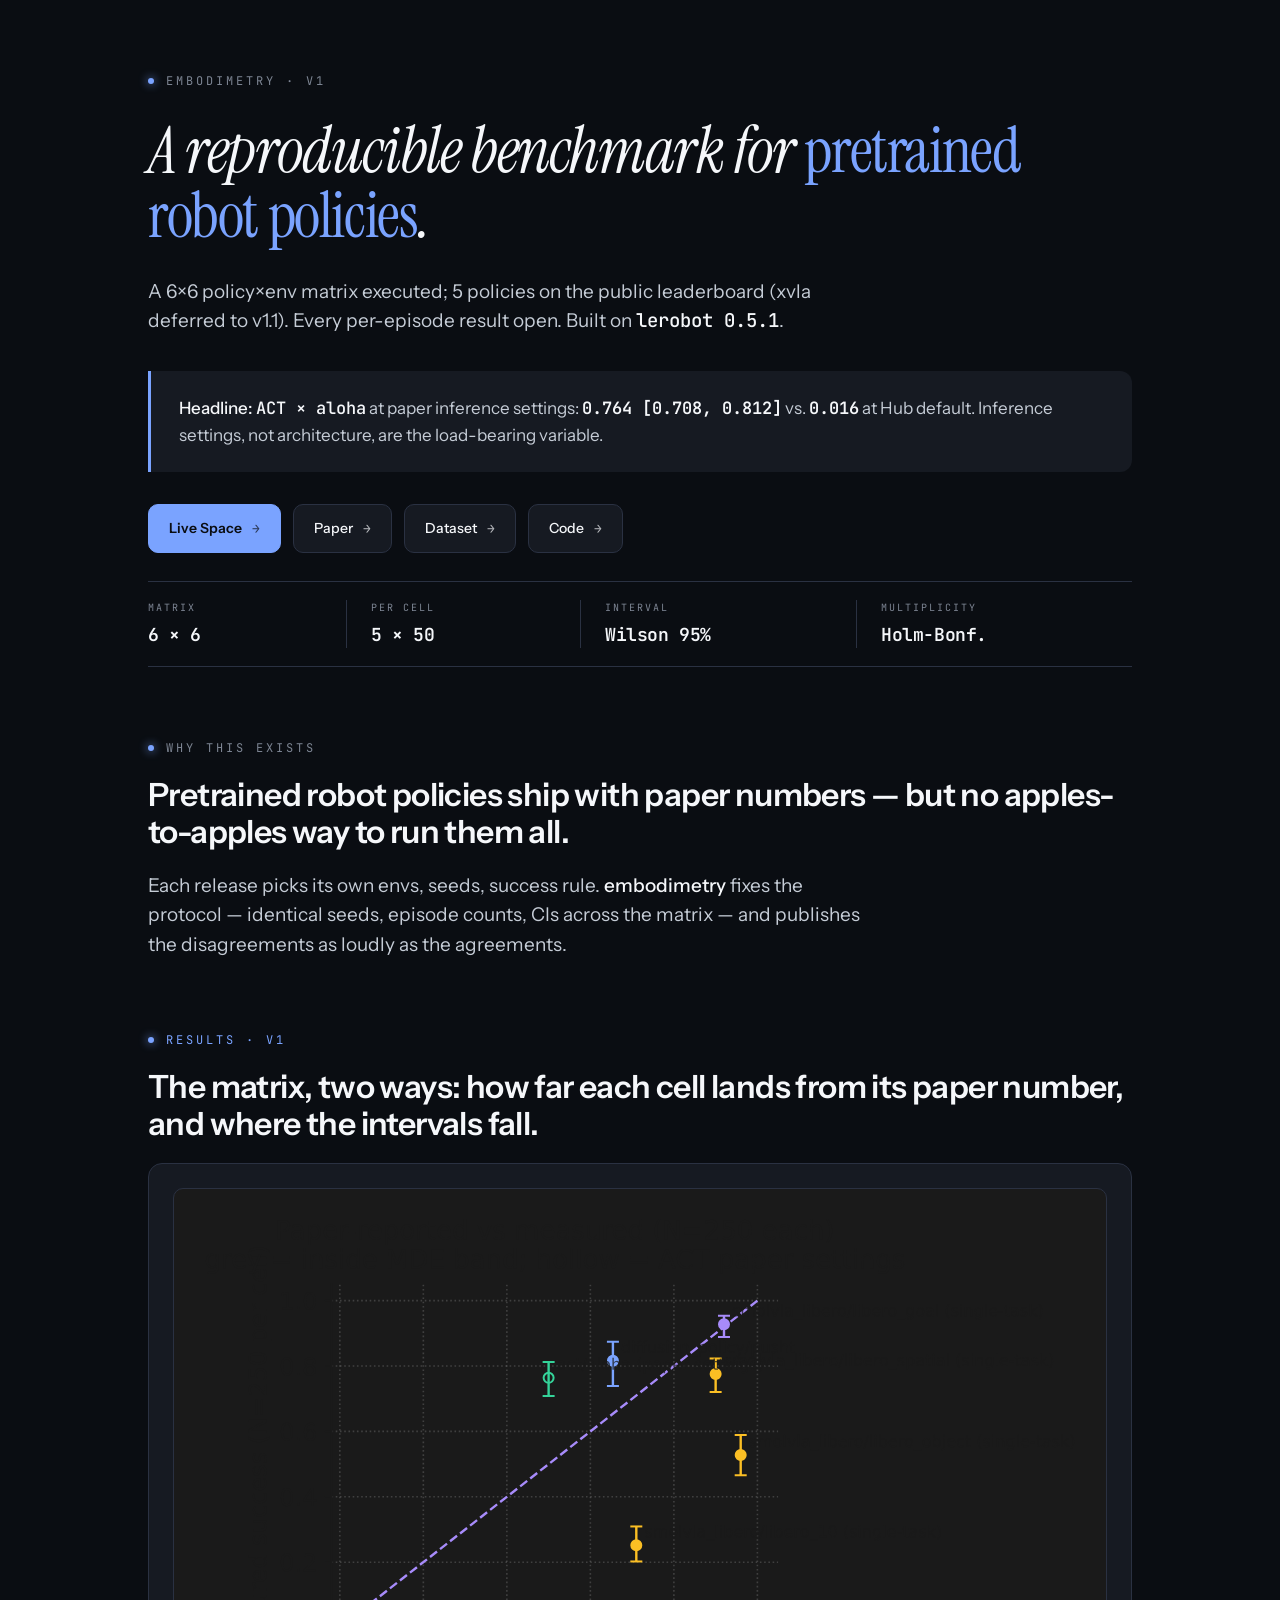
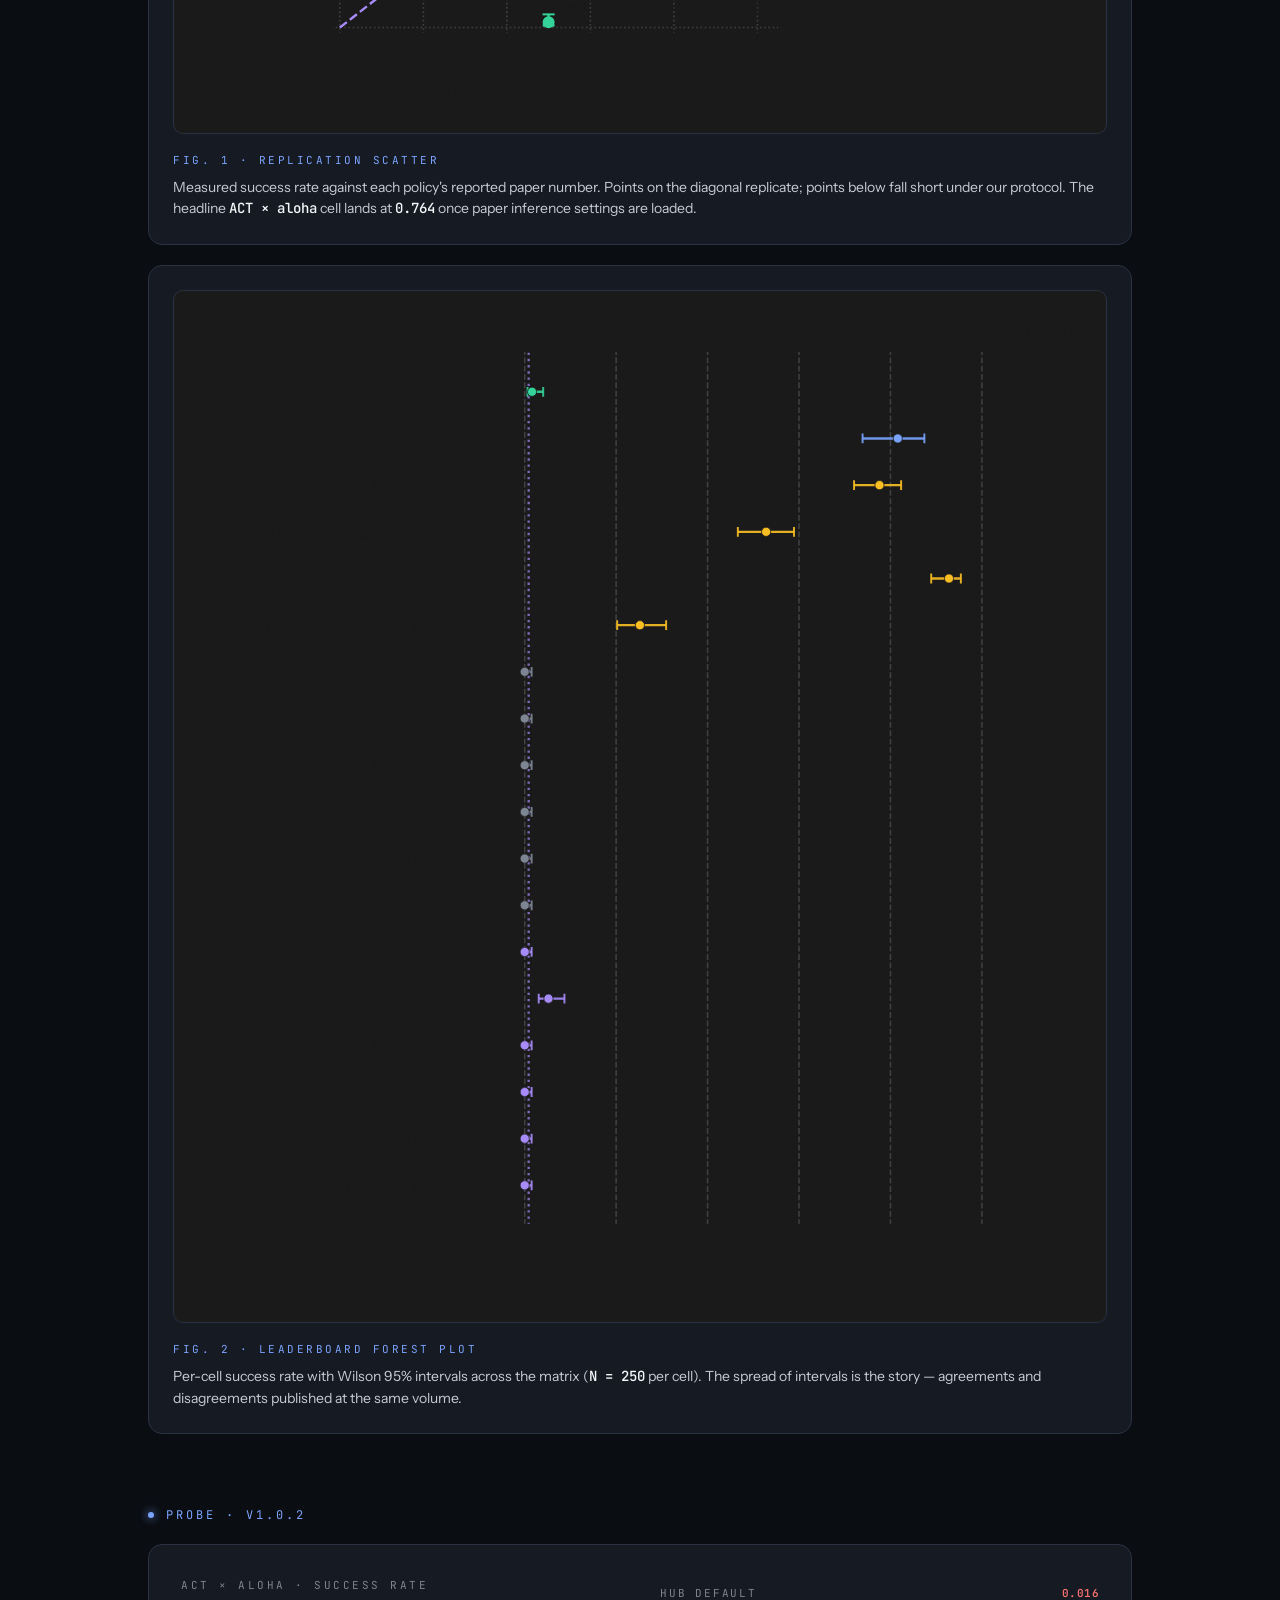
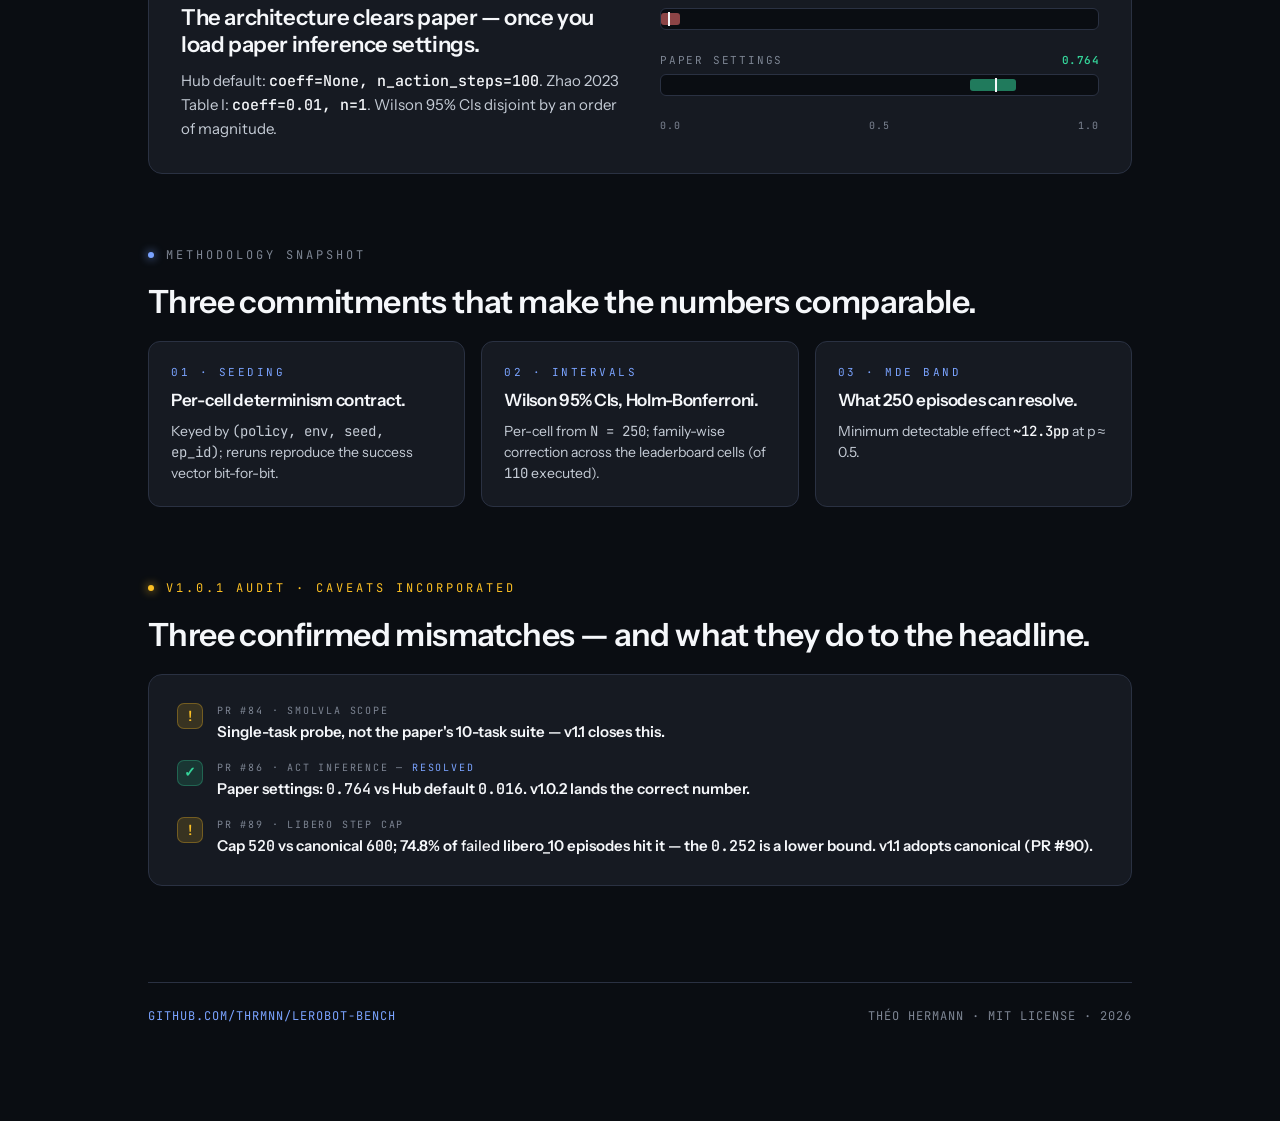
<file: site/index.html>
<!doctype html>
<html lang="en">
<head>
<meta charset="utf-8">
<meta name="viewport" content="width=device-width, initial-scale=1">
<title>embodimetry — a reproducible benchmark for pretrained robot policies</title>
<meta name="description" content="A 6×6 policy×env matrix executed; 5 policies on the public leaderboard (xvla deferred to v1.1). 5 seeds × 50 episodes each, Wilson 95% CIs, every per-episode result open.">
<link rel="preconnect" href="https://fonts.googleapis.com">
<link rel="preconnect" href="https://fonts.gstatic.com" crossorigin>
<link href="https://fonts.googleapis.com/css2?family=Instrument+Sans:ital,wght@0,400..700;1,400..700&family=Instrument+Serif:ital@0;1&family=JetBrains+Mono:wght@400;500;700&display=swap" rel="stylesheet">
<link rel="stylesheet" href="style.css">
</head>
<body>

  <!-- ============================ HERO ============================ -->
  <header class="hero">
    <span class="eyebrow"><span class="dot"></span>embodimetry · v1</span>
    <h1 class="h-1">A reproducible benchmark for <span class="em">pretrained robot policies</span>.</h1>
    <p class="tagline">A 6×6 policy×env matrix executed; 5 policies on the public leaderboard (xvla deferred to v1.1). Every per-episode result open. Built on <span class="mono ink">lerobot 0.5.1</span>.</p>

    <blockquote class="headline-quote">
      <strong class="ink">Headline:</strong>
      <span class="mono ink">ACT × aloha</span> at paper inference settings:
      <span class="stat">0.764 [0.708, 0.812]</span> vs.
      <span class="stat">0.016</span> at Hub default.
      Inference settings, not architecture, are the load-bearing variable.
    </blockquote>

    <div class="artifacts">
      <a class="btn primary" href="https://huggingface.co/spaces/thrmnn/embodimetry" rel="noopener">Live Space <span class="arrow">→</span></a>
      <a class="btn" href="../paper/main.tex" rel="noopener">Paper <span class="arrow">→</span></a>
      <a class="btn" href="https://huggingface.co/datasets/thrmnn/embodimetry-v1" rel="noopener">Dataset <span class="arrow">→</span></a>
      <a class="btn" href="https://github.com/thrmnn/lerobot-bench" rel="noopener">Code <span class="arrow">→</span></a>
    </div>

    <div class="badges">
      <div class="cell"><span class="k">Matrix</span><span class="v">6 × 6</span></div>
      <div class="cell"><span class="k">Per cell</span><span class="v">5 × 50</span></div>
      <div class="cell"><span class="k">Interval</span><span class="v">Wilson 95%</span></div>
      <div class="cell"><span class="k">Multiplicity</span><span class="v">Holm-Bonf.</span></div>
    </div>
  </header>

  <!-- ============================ WHY ============================ -->
  <section class="block">
    <span class="eyebrow"><span class="dot"></span>why this exists</span>
    <h2 class="h-2">Pretrained robot policies ship with paper numbers — but no apples-to-apples way to run them all.</h2>
    <p class="body-lg">Each release picks its own envs, seeds, success rule. <em>embodimetry</em> fixes the protocol — identical seeds, episode counts, CIs across the matrix — and publishes the disagreements as loudly as the agreements.</p>
  </section>

  <!-- ============================ RESULTS FIGURES ============================ -->
  <section class="block">
    <span class="eyebrow accent"><span class="dot"></span>results · v1</span>
    <h2 class="h-2">The matrix, two ways: how far each cell lands from its paper number, and where the intervals fall.</h2>

    <figure class="figure-card">
      <div class="figure-frame">
        <img src="assets/replication_scatter.svg" alt="Replication scatter: measured success rate vs. each policy's reported paper number for the 5 leaderboard policies (xvla deferred). The ACT × aloha point at paper inference settings sits at 0.764, on the replication diagonal; the Hub-default point sits near zero." loading="lazy">
      </div>
      <figcaption>
        <span class="cap-lab">Fig. 1 · Replication scatter</span>
        Measured success rate against each policy's reported paper number. Points on the diagonal replicate; points below fall short under our protocol. The headline <span class="mono ink">ACT × aloha</span> cell lands at <span class="mono ink">0.764</span> once paper inference settings are loaded.
      </figcaption>
    </figure>

    <figure class="figure-card">
      <div class="figure-frame">
        <img src="assets/forest_plot.svg" alt="Forest plot: per-cell success rate with Wilson 95% confidence intervals for every policy × environment combination in the v1 leaderboard." loading="lazy">
      </div>
      <figcaption>
        <span class="cap-lab">Fig. 2 · Leaderboard forest plot</span>
        Per-cell success rate with Wilson 95% intervals across the matrix (<span class="mono ink">N = 250</span> per cell). The spread of intervals is the story — agreements and disagreements published at the same volume.
      </figcaption>
    </figure>
  </section>

  <!-- ============================ HEADLINE CARD ============================ -->
  <section class="block">
    <span class="eyebrow accent"><span class="dot"></span>probe · v1.0.2</span>
    <article class="finding-card">
      <div>
        <div class="label">ACT × aloha · success rate</div>
        <h3>The architecture clears paper — once you load paper inference settings.</h3>
        <p>Hub default: <span class="mono ink">coeff=None, n_action_steps=100</span>. Zhao 2023 Table&nbsp;I: <span class="mono ink">coeff=0.01, n=1</span>. Wilson 95% CIs disjoint by an order of magnitude.</p>
      </div>
      <div class="ci-chart" aria-label="Confidence interval comparison: Hub default vs paper inference settings">
        <div class="ci-row fail">
          <div class="lab"><span>Hub default</span><span class="val">0.016</span></div>
          <div class="ci-track">
            <div class="ci-bar fail" style="left: 0%; right: 95.6%;"></div>
            <div class="ci-point" style="left: 1.6%;"></div>
          </div>
        </div>
        <div class="ci-row ok">
          <div class="lab"><span>Paper settings</span><span class="val">0.764</span></div>
          <div class="ci-track">
            <div class="ci-bar ok" style="left: 70.8%; right: 18.8%;"></div>
            <div class="ci-point" style="left: 76.4%;"></div>
          </div>
        </div>
        <div class="ci-scale"><span>0.0</span><span>0.5</span><span>1.0</span></div>
      </div>
    </article>
  </section>

  <!-- ============================ METHOD SNAPSHOT ============================ -->
  <section class="block">
    <span class="eyebrow"><span class="dot"></span>methodology snapshot</span>
    <h2 class="h-2">Three commitments that make the numbers comparable.</h2>
    <div class="method-grid">
      <div class="method-item">
        <span class="n">01 · SEEDING</span>
        <h4>Per-cell determinism contract.</h4>
        <p>Keyed by <span class="mono">(policy, env, seed, ep_id)</span>; reruns reproduce the success vector bit-for-bit.</p>
      </div>
      <div class="method-item">
        <span class="n">02 · INTERVALS</span>
        <h4>Wilson 95% CIs, Holm-Bonferroni.</h4>
        <p>Per-cell from <span class="mono">N = 250</span>; family-wise correction across the leaderboard cells (of <span class="mono">110</span> executed).</p>
      </div>
      <div class="method-item">
        <span class="n">03 · MDE BAND</span>
        <h4>What 250 episodes can resolve.</h4>
        <p>Minimum detectable effect <span class="mono ink">~12.3pp</span> at p ≈ 0.5.</p>
      </div>
    </div>
  </section>

  <!-- ============================ AUDIT-AWARE CAVEATS ============================ -->
  <section class="block">
    <span class="eyebrow warm"><span class="dot"></span>v1.0.1 audit · caveats incorporated</span>
    <h2 class="h-2">Three confirmed mismatches — and what they do to the headline.</h2>
    <div class="caveats">
      <div class="caveat warn">
        <div class="glyph">!</div>
        <div class="body-block">
          <span class="lab">PR #84 · SmolVLA scope</span>
          <h5>Single-task probe, not the paper's 10-task suite — v1.1 closes this.</h5>
        </div>
      </div>
      <div class="caveat ok">
        <div class="glyph">✓</div>
        <div class="body-block">
          <span class="lab">PR #86 · ACT inference — <span class="accent">RESOLVED</span></span>
          <h5>Paper settings: <span class="mono ink">0.764</span> vs Hub default <span class="mono">0.016</span>. v1.0.2 lands the correct number.</h5>
        </div>
      </div>
      <div class="caveat warn">
        <div class="glyph">!</div>
        <div class="body-block">
          <span class="lab">PR #89 · LIBERO step cap</span>
          <h5>Cap <span class="mono">520</span> vs canonical <span class="mono">600</span>; 74.8% of <em>failed</em> libero_10 episodes hit it — the <span class="mono">0.252</span> is a lower bound. v1.1 adopts canonical (PR #90).</h5>
        </div>
      </div>
    </div>
  </section>

  <!-- ============================ FOOTER ============================ -->
  <footer>
    <span><a href="https://github.com/thrmnn/lerobot-bench">github.com/thrmnn/lerobot-bench</a></span>
    <span>Théo Hermann · MIT License · 2026</span>
  </footer>

</body>
</html>
</file>
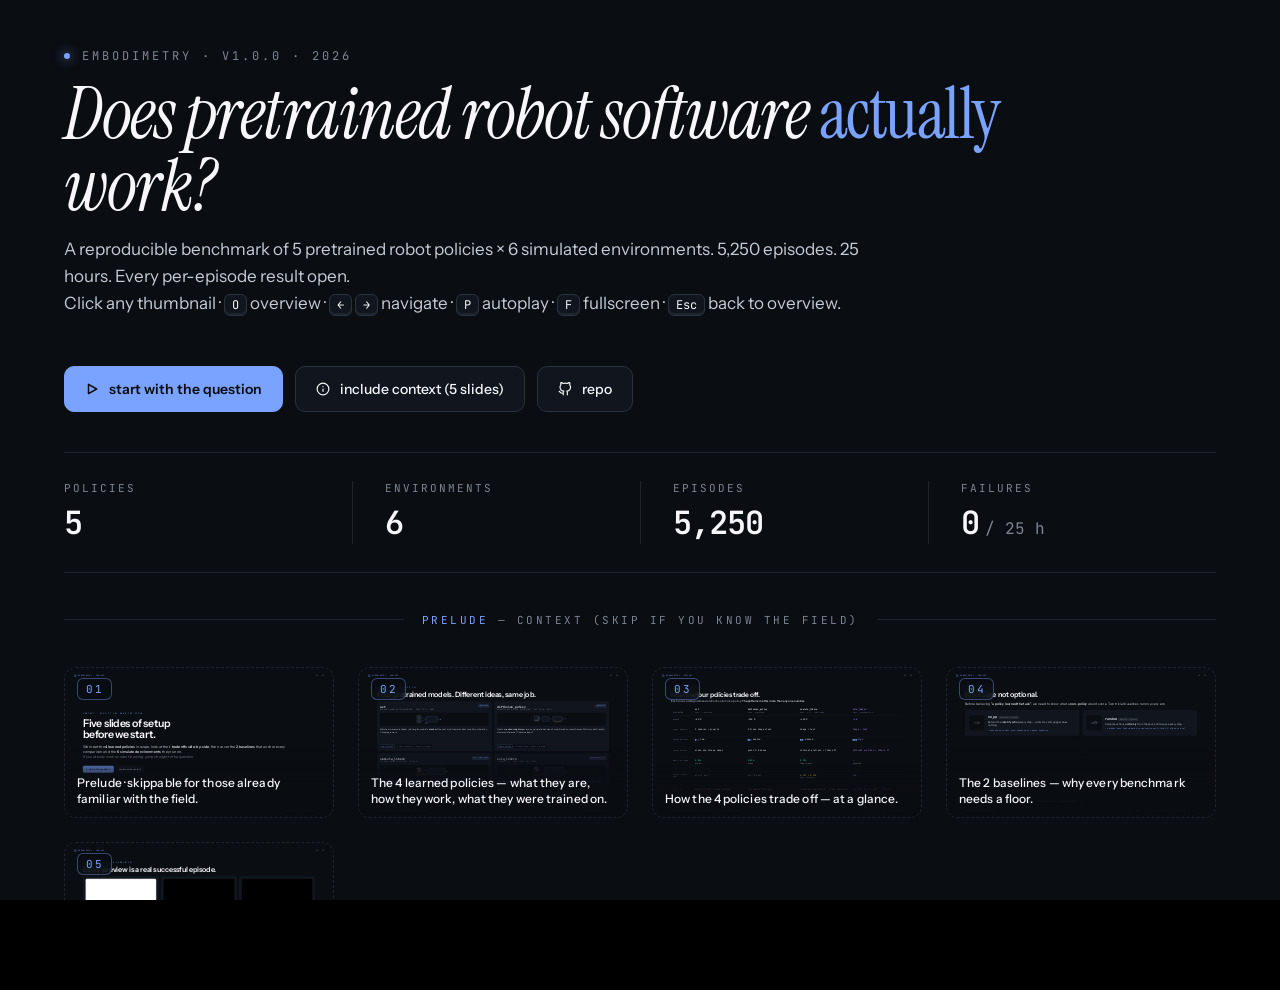
<file: paper/deck/index.html>
<!doctype html>
<html lang="en">
<head>
<meta charset="utf-8">
<meta name="viewport" content="width=1920, initial-scale=1">
<title>embodimetry v1 — does pretrained robot software actually work?</title>
<meta name="description" content="A reproducible benchmark of 5 pretrained robot policies × 6 simulated environments. 5,250 episodes, 25 hours, every per-episode result open.">
<link rel="icon" href="../../docs/assets/mark.svg">
<link rel="preconnect" href="https://fonts.googleapis.com">
<link rel="preconnect" href="https://fonts.gstatic.com" crossorigin>
<link href="https://fonts.googleapis.com/css2?family=Instrument+Sans:ital,wght@0,400..700;1,400..700&family=Instrument+Serif:ital@0;1&family=JetBrains+Mono:wght@400;500;700&display=swap" rel="stylesheet">
<style>
:root{
  --bg:#0a0d12;--ink:#f5f7fa;--dim:#c5ccd6;--mute:#7d8593;
  --line:#1e242e;--line-2:#2a323e;--panel:#11161e;--panel-2:#161c26;
  --accent:#7aa3ff;--accent-soft:#5b8def;
  --ok:#34d399;--warm:#fbbf24;--fail:#f87171;--defer:#a78bfa;
  --sans:'Instrument Sans','Helvetica Neue',Arial,sans-serif;
  --serif:'Instrument Serif','Cambria',Georgia,serif;
  --mono:'JetBrains Mono','SFMono-Regular',Menlo,monospace;
}
*{box-sizing:border-box;margin:0;padding:0;-webkit-font-smoothing:antialiased;text-rendering:optimizeLegibility;}
html,body{background:#000;color:var(--ink);font-family:var(--sans);overflow:hidden;height:100%;font-weight:400;}
body{display:flex;align-items:center;justify-content:center;}

/* ============================ OVERVIEW ============================ */
#overview{position:fixed;inset:0;background:var(--bg);overflow:auto;z-index:1000;padding:48px 64px 96px;display:flex;flex-direction:column;gap:40px;}
#overview.hidden{display:none;}
.ov-head{display:flex;align-items:flex-end;justify-content:space-between;gap:48px;flex-wrap:wrap;}
.ov-head .left{display:flex;flex-direction:column;gap:14px;max-width:980px;}
.ov-eyebrow{font-family:var(--mono);font-size:12px;letter-spacing:3px;text-transform:uppercase;color:var(--mute);display:flex;align-items:center;gap:12px;}
.ov-eyebrow .dot{width:6px;height:6px;border-radius:50%;background:var(--accent);box-shadow:0 0 12px var(--accent);}
.ov-h1{font-family:var(--serif);font-style:italic;font-weight:400;font-size:72px;line-height:1.0;letter-spacing:-1.5px;color:var(--ink);}
.ov-h1 .em{font-style:normal;color:var(--accent);}
.ov-sub{font-size:17px;color:var(--dim);line-height:1.6;max-width:820px;}
.ov-sub kbd{font-family:var(--mono);font-size:12px;padding:2px 7px;border-radius:6px;border:1px solid var(--line-2);background:var(--panel);color:var(--ink);box-shadow:inset 0 -2px 0 var(--line);}
.ov-actions{display:flex;gap:12px;align-items:center;flex-wrap:wrap;}
.ov-actions .btn{font-family:var(--sans);font-weight:500;font-size:14px;padding:13px 20px;border-radius:10px;border:1px solid var(--line-2);background:var(--panel);color:var(--ink);cursor:pointer;display:inline-flex;align-items:center;gap:10px;transition:all .15s ease;text-decoration:none;}
.ov-actions .btn:hover{border-color:var(--accent);background:var(--panel-2);}
.ov-actions .btn.primary{background:var(--accent);border-color:var(--accent);color:#0a0d12;font-weight:600;}
.ov-actions .btn.primary:hover{background:#a3c0ff;border-color:#a3c0ff;}
.ov-actions .btn svg{width:14px;height:14px;}
.ov-meta{display:grid;grid-template-columns:repeat(4,minmax(0,1fr));gap:0;border-top:1px solid var(--line);border-bottom:1px solid var(--line);padding:28px 0;}
.ov-meta .cell{padding:0 32px;border-left:1px solid var(--line);display:flex;flex-direction:column;gap:6px;}
.ov-meta .cell:first-child{border-left:0;padding-left:0;}
.ov-meta .k{font-family:var(--mono);font-size:11px;letter-spacing:2px;text-transform:uppercase;color:var(--mute);}
.ov-meta .v{font-family:var(--mono);font-size:32px;font-weight:600;color:var(--ink);font-feature-settings:"tnum";letter-spacing:-1px;}
.ov-meta .v .unit{font-size:16px;color:var(--mute);font-weight:400;margin-left:6px;letter-spacing:0;}
.ov-section{display:flex;align-items:center;gap:18px;font-family:var(--mono);font-size:11px;letter-spacing:2.5px;text-transform:uppercase;color:var(--mute);}
.ov-section::before,.ov-section::after{content:"";flex:1;height:1px;background:var(--line);}
.ov-section .opt{color:var(--accent);}
.ov-grid{display:grid;grid-template-columns:repeat(5,minmax(0,1fr));gap:24px;align-content:start;}
@media (max-width:1500px){.ov-grid{grid-template-columns:repeat(4,minmax(0,1fr));}}
@media (max-width:1180px){.ov-grid{grid-template-columns:repeat(3,minmax(0,1fr));}}
@media (max-width: 820px){.ov-grid{grid-template-columns:repeat(2,minmax(0,1fr));}}
.ov-cell{position:relative;aspect-ratio:16/9;border:1px solid var(--line);border-radius:12px;overflow:hidden;background:var(--bg);cursor:pointer;padding:0;transition:transform .25s cubic-bezier(.16,1,.3,1),border-color .2s ease,box-shadow .25s ease;display:block;font-family:var(--sans);text-align:left;color:inherit;}
.ov-cell:hover{transform:translateY(-3px);border-color:var(--accent);box-shadow:0 12px 32px rgba(122,163,255,.16);}
.ov-cell:focus-visible{outline:2px solid var(--accent);outline-offset:3px;}
.ov-cell.context{border-style:dashed;}
.ov-cell.rigor{border-color:rgba(251,191,36,.45);}
.ov-frame{position:absolute;inset:0;overflow:hidden;background:var(--bg);}
.ov-inner{width:1920px;height:1080px;transform-origin:top left;pointer-events:none;will-change:transform;}
.ov-tag{position:absolute;top:10px;left:12px;z-index:2;font-family:var(--mono);font-size:11px;letter-spacing:1.5px;color:var(--ink);background:rgba(10,13,18,.78);backdrop-filter:blur(6px);padding:3px 8px;border-radius:6px;border:1px solid rgba(255,255,255,.08);}
.ov-cell.context .ov-tag{color:var(--accent);border-color:rgba(122,163,255,.4);}
.ov-cell.rigor .ov-tag{color:var(--warm);border-color:rgba(251,191,36,.4);}
.ov-cap{position:absolute;bottom:0;left:0;right:0;z-index:2;font-family:var(--sans);font-size:12px;color:var(--ink);background:linear-gradient(180deg,transparent,rgba(10,13,18,.92) 50%);padding:24px 12px 10px;line-height:1.35;letter-spacing:.1px;font-weight:500;}

/* ============================ STAGE ============================ */
#stage{position:relative;width:1920px;height:1080px;transform-origin:center center;background:var(--bg);overflow:hidden;}
.slide{position:absolute;inset:0;padding:96px 128px 112px;display:none;flex-direction:column;animation:fadeIn .4s cubic-bezier(.16,1,.3,1);}
.slide.active{display:flex;}
.slide.center{justify-content:center;}
.slide.dark{background:#000;}
@keyframes fadeIn{from{opacity:0;transform:translateY(8px);}to{opacity:1;transform:none;}}

/* chrome */
.chrome{position:absolute;top:44px;left:64px;right:64px;display:flex;align-items:center;justify-content:space-between;font-family:var(--mono);font-size:12px;color:var(--mute);letter-spacing:2px;text-transform:uppercase;z-index:5;}
.chrome .brand{display:flex;align-items:center;gap:10px;color:var(--dim);}
.chrome .brand svg{width:20px;height:20px;}
.chrome .num{font-family:var(--mono);font-size:12px;color:var(--mute);letter-spacing:2px;font-feature-settings:"tnum";}
.chrome .num .of{color:var(--line-2);margin:0 6px;}
.chrome.context .brand{color:var(--accent);}
.chrome.rigor .brand{color:var(--warm);}

/* type */
.eyebrow{font-family:var(--mono);font-size:13px;letter-spacing:4px;text-transform:uppercase;color:var(--mute);}
.eyebrow.accent{color:var(--accent);}
.eyebrow.warm{color:var(--warm);}
.h-mega{font-family:var(--serif);font-weight:400;font-style:italic;font-size:172px;line-height:.98;letter-spacing:-3px;color:var(--ink);}
.h-mega .em{font-style:normal;color:var(--accent);}
.h-1{font-family:var(--sans);font-weight:600;font-size:96px;line-height:1.03;letter-spacing:-2.5px;color:var(--ink);}
.h-2{font-family:var(--sans);font-weight:600;font-size:68px;line-height:1.08;letter-spacing:-1.5px;color:var(--ink);}
.h-3{font-family:var(--sans);font-weight:600;font-size:44px;line-height:1.15;letter-spacing:-.8px;color:var(--ink);}
.body{font-family:var(--sans);font-weight:400;font-size:24px;line-height:1.5;color:var(--dim);max-width:1200px;}
.body-lg{font-family:var(--sans);font-weight:400;font-size:32px;line-height:1.4;color:var(--dim);max-width:1500px;}
.accent{color:var(--accent);}
.warm{color:var(--warm);}
.ink{color:var(--ink);font-weight:500;}
em{color:var(--ink);font-style:normal;font-weight:500;}
.mono{font-family:var(--mono);font-feature-settings:"tnum";}
.serif-it{font-family:var(--serif);font-style:italic;font-weight:400;}

.stat-mega{font-family:var(--mono);font-size:240px;font-weight:600;line-height:.92;letter-spacing:-8px;font-feature-settings:"tnum";color:var(--ink);}
.stat-mega.fail{color:var(--fail);}
.stat-mega.ok{color:var(--ok);}

/* paired */
.pair{display:grid;grid-template-columns:1fr 1fr;gap:48px;flex:1;align-items:center;margin-top:28px;min-height:0;}
.pair .card{display:flex;flex-direction:column;align-items:center;gap:14px;min-width:0;}
.pair .card .vid-wrap,.pair .card .img-wrap{width:100%;max-width:440px;aspect-ratio:1;border-radius:14px;border:1px solid var(--line-2);background:#000;overflow:hidden;display:flex;}
.pair .card .vid-wrap.light,.pair .card .img-wrap.light{background:#fff;}
.pair .card video,.pair .card img{width:100%;height:100%;object-fit:cover;image-rendering:pixelated;image-rendering:-moz-crisp-edges;}
.pair .card .verdict{font-family:var(--mono);font-size:17px;letter-spacing:2.5px;text-transform:uppercase;color:var(--mute);}
.pair .card .verdict.ok{color:var(--ok);}
.pair .card .verdict.fail{color:var(--fail);}
.pair .card .meta{font-family:var(--mono);font-size:12px;color:var(--mute);letter-spacing:1.5px;text-align:center;}
.pair .card .stat{font-family:var(--mono);font-size:64px;font-weight:600;line-height:1;font-feature-settings:"tnum";letter-spacing:-1.5px;}
.pair .card .stat.ok{color:var(--ok);}
.pair .card .stat.fail{color:var(--fail);}

/* matrix */
.matrix-wrap{display:flex;flex:1;align-items:flex-start;gap:56px;margin-top:20px;min-height:0;}
.matrix{display:grid;grid-template-columns:230px repeat(6,80px);gap:7px;align-items:center;}
.matrix .row-label{font-family:var(--mono);font-size:14px;color:var(--dim);text-align:right;padding-right:10px;}
.matrix .col-label{font-family:var(--mono);font-size:11px;color:var(--mute);letter-spacing:1px;writing-mode:vertical-rl;transform:rotate(180deg);text-align:left;height:120px;}
.matrix .c{height:74px;border-radius:6px;background:var(--line);display:flex;align-items:center;justify-content:center;font-family:var(--mono);font-size:16px;font-weight:600;color:var(--bg);font-feature-settings:"tnum";}
.matrix .c.on{background:var(--accent);color:#0a0d12;}
.matrix .c.def{background:var(--defer);color:#0a0d12;font-size:10px;letter-spacing:1.5px;}
.matrix .c.ok{background:var(--ok);color:#0a0d12;}
.matrix .c.warm{background:var(--warm);color:#0a0d12;}
.matrix .c.fail{background:var(--fail);color:#fff;}
.matrix-key{display:flex;flex-direction:column;gap:9px;font-family:var(--mono);font-size:11px;color:var(--mute);letter-spacing:1.5px;text-transform:uppercase;}
.matrix-key .sw{display:inline-block;width:14px;height:14px;border-radius:3px;vertical-align:-2px;margin-right:8px;}

/* policy-as-function flow */
.flow{display:flex;align-items:center;justify-content:center;gap:18px;margin-top:36px;flex:1;min-height:0;}
.flow .step{display:flex;flex-direction:column;align-items:center;gap:14px;flex:0 0 240px;}
.flow .step .box{width:240px;height:180px;border:1px solid var(--line-2);border-radius:16px;background:var(--panel);display:flex;align-items:center;justify-content:center;position:relative;overflow:hidden;}
.flow .step .box svg{width:110px;height:110px;}
.flow .step .lbl{font-family:var(--mono);font-size:13px;color:var(--mute);letter-spacing:2px;text-transform:uppercase;}
.flow .step .sub{font-family:var(--mono);font-size:11px;color:var(--mute);letter-spacing:1.5px;}
.flow .arrow{font-family:var(--mono);font-size:32px;color:var(--accent);font-weight:300;}

/* code */
pre.code{font-family:var(--mono);font-size:20px;line-height:1.6;color:var(--dim);background:var(--panel);border:1px solid var(--line-2);border-radius:14px;padding:32px 40px;margin-top:24px;}
pre.code .k{color:var(--accent);}
pre.code .s{color:var(--ok);}
pre.code .c{color:var(--mute);font-style:italic;}
pre.code .v{color:var(--ink);}

/* tiles */
.tiles{display:grid;grid-template-columns:repeat(4,1fr);gap:20px;margin-top:36px;flex:1;align-content:start;min-height:0;}
.tile{background:var(--panel);border:1px solid var(--line-2);border-radius:16px;padding:30px 24px;display:flex;flex-direction:column;gap:14px;min-height:300px;transition:border-color .2s ease,transform .2s ease;}
.tile:hover{border-color:var(--accent);transform:translateY(-2px);}
.tile .icon{width:44px;height:44px;border-radius:12px;background:rgba(122,163,255,.12);border:1px solid rgba(122,163,255,.32);display:flex;align-items:center;justify-content:center;}
.tile .icon svg{width:22px;height:22px;color:var(--accent);}
.tile .name{font-family:var(--sans);font-size:21px;font-weight:600;color:var(--ink);line-height:1.2;}
.tile .desc{font-family:var(--sans);font-size:15px;color:var(--dim);line-height:1.55;}
.tile .url{font-family:var(--mono);font-size:13px;color:var(--accent);word-break:break-all;margin-top:auto;letter-spacing:.2px;}

/* foot */
.foot{position:absolute;bottom:48px;left:128px;right:128px;display:flex;justify-content:space-between;align-items:baseline;gap:24px;font-family:var(--mono);font-size:12px;color:var(--mute);letter-spacing:1px;padding-top:14px;border-top:1px solid var(--line);text-transform:uppercase;}
.foot .src{color:var(--mute);text-align:right;}

/* three-card */
.three{display:grid;grid-template-columns:repeat(3,1fr);gap:24px;margin-top:36px;flex:1;align-content:start;min-height:0;}
.three .item{display:flex;flex-direction:column;gap:12px;padding:28px 24px;background:var(--panel);border:1px solid var(--line);border-radius:14px;}
.three .item .n{font-family:var(--mono);font-size:12px;letter-spacing:3px;color:var(--accent);}
.three .item h4{font-family:var(--sans);font-size:26px;font-weight:600;color:var(--ink);line-height:1.18;letter-spacing:-.4px;}
.three .item p{font-family:var(--sans);font-size:16px;color:var(--dim);line-height:1.55;}

/* delta-table */
.delta-table{margin-top:24px;width:100%;border-collapse:collapse;}
.delta-table th{font-family:var(--mono);font-size:12px;color:var(--mute);letter-spacing:2px;text-transform:uppercase;text-align:left;padding:12px 18px;border-bottom:1px solid var(--line);font-weight:400;}
.delta-table th:last-child{text-align:right;}
.delta-table td{font-family:var(--mono);font-size:26px;color:var(--ink);padding:14px 18px;border-bottom:1px solid var(--line);font-feature-settings:"tnum";}
.delta-table td.policy{font-family:var(--mono);font-size:19px;color:var(--dim);}
.delta-table td.paper{color:var(--mute);}
.delta-table td.measured{font-weight:600;}
.delta-table td.measured.bad{color:var(--fail);}
.delta-table td.measured.warn{color:var(--warm);}
.delta-table td.measured.ok{color:var(--ok);}
.delta-table td.delta{font-family:var(--mono);font-size:19px;text-align:right;color:var(--mute);}
.delta-table tr:last-child td{border:0;}

/* controls */
#controls{position:fixed;bottom:14px;left:50%;transform:translateX(-50%);display:flex;gap:4px;align-items:center;background:rgba(10,13,18,.92);border:1px solid var(--line-2);border-radius:999px;padding:6px 10px;font-family:var(--mono);font-size:12px;color:var(--mute);z-index:100;backdrop-filter:blur(10px);}
#controls.hidden{display:none;}
#controls button{background:transparent;border:0;color:var(--mute);cursor:pointer;font-family:var(--mono);font-size:12px;padding:6px 10px;border-radius:999px;display:inline-flex;align-items:center;gap:6px;line-height:1;}
#controls button:hover{color:var(--ink);background:rgba(255,255,255,.05);}
#controls button.on{color:var(--accent);}
#controls .counter{color:var(--ink);padding:0 12px;font-feature-settings:"tnum";letter-spacing:1px;min-width:64px;text-align:center;}
#controls .sep{color:var(--line-2);}
#progress{position:fixed;top:0;left:0;height:2px;background:var(--accent);width:0%;transition:width .3s ease;z-index:101;}
#progress.hidden{display:none;}

/* fig embed */
.fig-embed{display:flex;flex:1;align-items:center;justify-content:center;margin-top:20px;background:#fafafa;border-radius:14px;padding:20px;overflow:hidden;min-height:0;}
.fig-embed img{max-width:100%;max-height:100%;object-fit:contain;}
.hero-single{flex:1;display:flex;align-items:center;justify-content:center;margin-top:20px;min-height:0;}
.hero-single img,.hero-single video{max-height:100%;max-width:100%;object-fit:contain;border-radius:14px;border:1px solid var(--line-2);image-rendering:pixelated;image-rendering:-moz-crisp-edges;}

/* terminal */
.term{background:#000;border:1px solid var(--line-2);border-radius:14px;font-family:var(--mono);font-size:20px;color:var(--ink);padding:28px 36px;margin-top:24px;}
.term .prompt{color:var(--accent);}
.term .comment{color:var(--mute);}
.term .ok{color:var(--ok);}
.term .line{margin:5px 0;line-height:1.5;}

/* split */
.split{display:grid;grid-template-columns:440px 1fr;gap:48px;flex:1;align-items:center;margin-top:24px;min-height:0;}
.split.wide{grid-template-columns:480px 1fr;}
.split .imcard{display:flex;flex-direction:column;align-items:center;gap:12px;min-width:0;}
.split .imcard .vid-wrap,.split .imcard .img-wrap{width:100%;aspect-ratio:1;border-radius:14px;border:1px solid var(--line-2);background:#000;overflow:hidden;display:flex;}
.split .imcard .vid-wrap.light,.split .imcard .img-wrap.light{background:#fff;}
.split .imcard video,.split .imcard img{width:100%;height:100%;object-fit:cover;image-rendering:pixelated;image-rendering:-moz-crisp-edges;}
.split .imcard .meta{font-family:var(--mono);font-size:12px;color:var(--mute);letter-spacing:1.5px;text-align:center;}
.split .body-block{display:flex;flex-direction:column;gap:18px;min-width:0;}
.split .bug{display:flex;flex-direction:column;gap:4px;}
.split .bug .lab{font-family:var(--mono);font-size:11px;letter-spacing:2.5px;text-transform:uppercase;}
.split .bug .lab.ok{color:var(--ok);}
.split .bug .lab.fail{color:var(--fail);}
.split .bug p{font-family:var(--sans);font-size:18px;color:var(--dim);line-height:1.5;}

/* cold open atmospheric */
.cold-bg{position:absolute;inset:0;display:grid;grid-template-columns:repeat(6,1fr);grid-template-rows:repeat(3,1fr);opacity:.09;pointer-events:none;z-index:0;}
.cold-bg img,.cold-bg video{width:100%;height:100%;object-fit:cover;image-rendering:pixelated;image-rendering:-moz-crisp-edges;filter:grayscale(.7) contrast(1.05);}
.cold-content{position:relative;z-index:1;}

.title-block{display:flex;flex-direction:column;gap:14px;flex:0 0 auto;}
.title-block .eyebrow{margin-bottom:4px;}

/* ======================= CONTEXT POLICY/ENV CARDS ======================= */
.cards-grid{display:grid;gap:18px;flex:1;align-content:start;min-height:0;}
.cards-grid.cols-2{grid-template-columns:repeat(2,1fr);}
.cards-grid.cols-3{grid-template-columns:repeat(3,1fr);}

/* policy-card (richer than card-x): top-row svg + body + footer specs */
.pcard{
  display:flex;flex-direction:column;gap:12px;
  padding:24px 22px;background:var(--panel);border:1px solid var(--line);border-radius:14px;
  min-height:0;
}
.pcard .pcard-top{display:flex;align-items:flex-start;justify-content:space-between;gap:12px;}
.pcard .pcard-top .label{display:flex;flex-direction:column;gap:4px;}
.pcard .name{font-family:var(--mono);font-size:21px;color:var(--ink);font-weight:600;letter-spacing:-.2px;}
.pcard .sub{font-family:var(--mono);font-size:11px;color:var(--mute);letter-spacing:1.5px;text-transform:uppercase;}
.pcard .tag{font-family:var(--mono);font-size:9px;letter-spacing:1.5px;text-transform:uppercase;padding:3px 7px;border-radius:4px;background:rgba(122,163,255,.12);color:var(--accent);border:1px solid rgba(122,163,255,.3);white-space:nowrap;}
.pcard .tag.def{background:rgba(167,139,250,.12);color:var(--defer);border-color:rgba(167,139,250,.3);}
.pcard .tag.base{background:rgba(125,133,147,.12);color:var(--mute);border-color:rgba(125,133,147,.3);}
.pcard .arch{
  display:flex;align-items:center;justify-content:center;gap:8px;
  background:var(--bg);border:1px solid var(--line);border-radius:10px;
  padding:10px 14px;height:96px;
}
.pcard .arch svg{height:100%;width:auto;max-width:100%;}
.pcard p{font-family:var(--sans);font-size:15px;color:var(--dim);line-height:1.5;}
.pcard p .ink{color:var(--ink);font-weight:500;}
.pcard .specs{display:flex;gap:8px;flex-wrap:wrap;margin-top:auto;}
.pcard .specs span{font-family:var(--mono);font-size:10px;color:var(--mute);letter-spacing:1px;padding:3px 8px;border-radius:4px;background:var(--bg);border:1px solid var(--line);}
.pcard .specs span.hi{color:var(--accent);border-color:rgba(122,163,255,.3);}

/* baseline card — simpler, no arch diagram */
.bcard{
  display:flex;gap:24px;align-items:center;
  padding:32px 28px;background:var(--panel);border:1px solid var(--line);border-radius:14px;
}
.bcard .icon{
  flex:0 0 110px;height:110px;border-radius:14px;background:var(--bg);
  display:flex;align-items:center;justify-content:center;border:1px solid var(--line);
}
.bcard .icon svg{width:64px;height:64px;color:var(--mute);}
.bcard .right{display:flex;flex-direction:column;gap:8px;min-width:0;}
.bcard .top{display:flex;align-items:baseline;gap:12px;flex-wrap:wrap;}
.bcard .name{font-family:var(--mono);font-size:24px;color:var(--ink);font-weight:600;}
.bcard .tag{font-family:var(--mono);font-size:9px;letter-spacing:1.5px;text-transform:uppercase;padding:2px 7px;border-radius:4px;background:rgba(125,133,147,.15);color:var(--mute);border:1px solid rgba(125,133,147,.3);}
.bcard p{font-family:var(--sans);font-size:18px;color:var(--dim);line-height:1.5;max-width:760px;}
.bcard .why{font-family:var(--mono);font-size:13px;color:var(--accent);letter-spacing:.3px;}

/* env card — video + below text */
.ecard{
  display:flex;flex-direction:column;gap:10px;
  padding:18px 18px;background:var(--panel);border:1px solid var(--line);border-radius:14px;
  min-height:0;
}
.ecard .vid-thumb{width:100%;aspect-ratio:1;border-radius:10px;border:1px solid var(--line-2);background:#000;overflow:hidden;display:flex;}
.ecard .vid-thumb.light{background:#fff;}
.ecard .vid-thumb video,.ecard .vid-thumb img{width:100%;height:100%;object-fit:cover;image-rendering:pixelated;image-rendering:-moz-crisp-edges;}
.ecard .head{display:flex;align-items:baseline;justify-content:space-between;gap:8px;}
.ecard .name{font-family:var(--mono);font-size:18px;color:var(--ink);font-weight:600;letter-spacing:-.2px;}
.ecard .meta{font-family:var(--mono);font-size:10px;color:var(--mute);letter-spacing:1.5px;text-transform:uppercase;}
.ecard p{font-family:var(--sans);font-size:14px;color:var(--dim);line-height:1.5;}
.ecard p .ink{color:var(--ink);font-weight:500;}

/* methodology audit list */
.audit-list{display:flex;flex-direction:column;gap:10px;flex:1;align-content:start;min-height:0;overflow:hidden;}
.audit{
  display:flex;gap:14px;align-items:flex-start;
  padding:14px 18px;background:var(--panel);border:1px solid var(--line);border-radius:12px;
}
.audit .glyph{
  flex:0 0 28px;height:28px;border-radius:50%;display:flex;align-items:center;justify-content:center;
  font-family:var(--mono);font-size:15px;font-weight:600;margin-top:2px;
}
.audit.ok .glyph{background:rgba(52,211,153,.15);color:var(--ok);border:1px solid rgba(52,211,153,.3);}
.audit.warn .glyph{background:rgba(251,191,36,.15);color:var(--warm);border:1px solid rgba(251,191,36,.3);}
.audit .body-block{flex:1;min-width:0;display:flex;flex-direction:column;gap:3px;}
.audit .lab{font-family:var(--mono);font-size:10px;letter-spacing:1.8px;text-transform:uppercase;color:var(--mute);}
.audit h5{font-family:var(--sans);font-size:16px;color:var(--ink);font-weight:600;line-height:1.22;}
.audit p{font-family:var(--sans);font-size:13px;color:var(--dim);line-height:1.45;}

/* scatter */
.scatter-wrap{display:flex;flex:1;align-items:center;justify-content:center;margin-top:20px;min-height:0;}

/* ============ tradeoff comparison table (slide C3) ============ */
.tradeoff-table{
  margin-top:20px;width:100%;border-collapse:separate;border-spacing:0;
  font-family:var(--mono);flex:1;min-height:0;
  table-layout:fixed;
}
.tradeoff-table thead th{
  font-weight:400;letter-spacing:1.5px;text-transform:uppercase;color:var(--mute);
  padding:14px 14px;border-bottom:1px solid var(--line-2);text-align:left;font-size:11px;
  vertical-align:bottom;
}
.tradeoff-table thead th.dim-h{width:160px;}
.tradeoff-table thead th.policy-h{
  color:var(--ink);font-family:var(--mono);font-weight:600;font-size:15px;letter-spacing:-.2px;
  text-transform:none;
}
.tradeoff-table thead th.policy-h .y{color:var(--mute);font-weight:400;font-size:10px;letter-spacing:1.5px;text-transform:uppercase;display:block;margin-top:4px;}
.tradeoff-table thead th.policy-h.def{color:var(--defer);}
.tradeoff-table tbody td{
  padding:14px 14px;border-bottom:1px solid var(--line);
  font-size:15px;color:var(--ink);font-family:var(--mono);vertical-align:top;
}
.tradeoff-table tbody td.dim{
  color:var(--mute);font-size:10px;letter-spacing:2px;text-transform:uppercase;
  font-family:var(--mono);padding-top:18px;
}
.tradeoff-table tbody td .num{font-family:var(--mono);font-feature-settings:"tnum";}
.tradeoff-table tbody td .lo{color:var(--mute);font-size:13px;display:block;margin-top:2px;}
.tradeoff-table tbody td.v-ok{color:var(--ok);}
.tradeoff-table tbody td.v-warm{color:var(--warm);}
.tradeoff-table tbody td.v-fail{color:var(--fail);}
.tradeoff-table tbody td.v-def{color:var(--defer);font-style:italic;}
.tradeoff-table tbody td.v-mute{color:var(--mute);font-style:italic;}
.tradeoff-table tbody tr:last-child td{border:0;}

/* cost bars in the tradeoff table */
.cost-bar{display:inline-flex;gap:3px;vertical-align:middle;margin-right:8px;}
.cost-bar i{width:8px;height:14px;border-radius:1px;background:var(--line-2);}
.cost-bar i.on{background:var(--accent);}
</style>
</head>
<body>

<!--
  ╔══════════════════════════════════════════════════════════════════════════╗
  ║  REUSABLE POLICY-DIAGRAM PRIMITIVES                                       ║
  ║  See docs/POLICY_DIAGRAM_GUIDE.md for how to add a new policy.            ║
  ║  Each symbol below has its own viewBox; use it via <use href="#prim-X"   ║
  ║  x=… y=… width=… height=…/>.                                              ║
  ╚══════════════════════════════════════════════════════════════════════════╝
-->
<svg style="position:absolute;width:0;height:0;overflow:hidden" aria-hidden="true">
  <defs>
    <marker id="pa" viewBox="0 0 8 8" refX="5" refY="4" markerWidth="6" markerHeight="6" orient="auto">
      <path d="M0 0L8 4L0 8z" fill="#7aa3ff"/>
    </marker>

    <!-- camera (single eye) — input modality: vision -->
    <symbol id="prim-camera" viewBox="0 0 50 50">
      <g stroke="#c5ccd6" stroke-width="1.6" fill="none" stroke-linecap="round" stroke-linejoin="round">
        <rect x="3" y="10" width="44" height="32" rx="4"/>
        <path d="M16 10l3-5h12l3 5"/>
        <circle cx="25" cy="26" r="7"/>
        <circle cx="25" cy="26" r="3.5" fill="#7aa3ff" stroke="none"/>
      </g>
    </symbol>

    <!-- camera stack (3 stacked frames) — vision with temporal window -->
    <symbol id="prim-camera-stack" viewBox="0 0 50 50">
      <g stroke="#c5ccd6" stroke-width="1.4" fill="#11161e">
        <rect x="14" y="14" width="32" height="32" rx="3"/>
        <rect x="10" y="10" width="32" height="32" rx="3"/>
        <rect x="6"  y="6"  width="32" height="32" rx="3"/>
      </g>
      <circle cx="22" cy="22" r="4" fill="#7aa3ff" stroke="none"/>
    </symbol>

    <!-- language bubble — modality: NL goal -->
    <symbol id="prim-language" viewBox="0 0 100 24">
      <rect x="0" y="0" width="100" height="24" rx="6" fill="#11161e" stroke="#fbbf24" stroke-width="1.2"/>
      <text x="50" y="16" text-anchor="middle" font-family="Instrument Serif" font-size="11" fill="#fbbf24" font-style="italic">"task instruction"</text>
    </symbol>

    <!-- generic transformer block (encoder + decoder) -->
    <symbol id="prim-transformer" viewBox="0 0 120 60">
      <rect x="0" y="0" width="120" height="60" rx="9" fill="#11161e" stroke="#7aa3ff" stroke-width="1.4"/>
      <text x="60" y="26" text-anchor="middle" font-family="Instrument Sans" font-size="13" font-weight="600" fill="#f5f7fa">transformer</text>
      <text x="60" y="44" text-anchor="middle" font-family="JetBrains Mono" font-size="10" fill="#c5ccd6">enc + dec</text>
    </symbol>

    <!-- VLA block (ViT + LM + action head) -->
    <symbol id="prim-vit-lm" viewBox="0 0 160 70">
      <rect x="0" y="0" width="160" height="70" rx="10" fill="#11161e" stroke="#7aa3ff" stroke-width="1.4"/>
      <text x="80" y="30" text-anchor="middle" font-family="Instrument Sans" font-size="14" font-weight="600" fill="#f5f7fa">VLA</text>
      <text x="80" y="50" text-anchor="middle" font-family="JetBrains Mono" font-size="9" fill="#7d8593">ViT + LM + action head</text>
    </symbol>

    <!-- VLA block — large variant (use for XVLA, pi-family) -->
    <symbol id="prim-vit-lm-lg" viewBox="0 0 180 80">
      <rect x="0" y="0" width="180" height="80" rx="12" fill="#11161e" stroke="#a78bfa" stroke-width="1.6"/>
      <text x="90" y="34" text-anchor="middle" font-family="Instrument Sans" font-size="16" font-weight="700" fill="#f5f7fa">VLA-XL</text>
      <text x="90" y="54" text-anchor="middle" font-family="JetBrains Mono" font-size="9" fill="#a78bfa">larger backbone</text>
      <text x="90" y="70" text-anchor="middle" font-family="JetBrains Mono" font-size="8" fill="#7d8593">action head w/ chunked layout</text>
    </symbol>

    <!-- diffusion conditional U-Net with denoise loop -->
    <symbol id="prim-diffusion" viewBox="0 0 110 64">
      <rect x="0" y="0" width="110" height="64" rx="9" fill="#11161e" stroke="#7aa3ff" stroke-width="1.4"/>
      <text x="55" y="24" text-anchor="middle" font-family="Instrument Sans" font-size="12" font-weight="600" fill="#f5f7fa">cond. U-Net</text>
      <text x="55" y="40" text-anchor="middle" font-family="JetBrains Mono" font-size="9" fill="#7d8593">denoise · T steps</text>
      <path d="M12 52 Q55 64 98 52" stroke="#fbbf24" stroke-width="1.4" fill="none" marker-end="url(#pa)"/>
    </symbol>

    <!-- action chunk output -->
    <symbol id="prim-action-chunk" viewBox="0 0 70 36">
      <g font-family="JetBrains Mono" font-size="13" fill="#7aa3ff">
        <text x="2" y="16">a₁</text>
        <text x="20" y="16">a₂</text>
        <text x="38" y="16">…</text>
        <text x="52" y="16">aₖ</text>
      </g>
      <text x="35" y="32" text-anchor="middle" font-family="JetBrains Mono" font-size="9" fill="#7d8593">chunk</text>
    </symbol>

    <!-- action trajectory output -->
    <symbol id="prim-action-traj" viewBox="0 0 50 36">
      <text x="25" y="16" text-anchor="middle" font-family="JetBrains Mono" font-size="13" fill="#7aa3ff">a₁..ₖ</text>
      <text x="25" y="32" text-anchor="middle" font-family="JetBrains Mono" font-size="9" fill="#7d8593">trajectory</text>
    </symbol>

    <!-- proprioception input (joint angles) -->
    <symbol id="prim-proprio" viewBox="0 0 60 30">
      <g stroke="#c5ccd6" stroke-width="1.4" fill="none" stroke-linecap="round">
        <rect x="2" y="12" width="20" height="6" rx="2"/>
        <line x1="26" y1="15" x2="58" y2="15" stroke-dasharray="3 3"/>
      </g>
      <text x="30" y="28" text-anchor="middle" font-family="JetBrains Mono" font-size="9" fill="#7d8593">proprio</text>
    </symbol>

    <!-- brand chrome-mark (chart-bar) — hoisted, reused in .brand headers -->
    <symbol id="chrome-mark" viewBox="0 0 128 128" fill="none" stroke="currentColor" stroke-width="10" stroke-linecap="round" stroke-linejoin="round"><rect x="6" y="6" width="116" height="116" rx="22"/><line x1="34" y1="92" x2="34" y2="74"/><line x1="64" y1="92" x2="64" y2="58"/><line x1="94" y1="92" x2="94" y2="42"/></symbol>
  </defs>
</svg>

<!-- ============================================================== -->
<!-- OVERVIEW -->
<!-- ============================================================== -->
<div id="overview">
  <header class="ov-head">
    <div class="left">
      <div class="ov-eyebrow"><span class="dot"></span>embodimetry · v1.0.0 · 2026</div>
      <h1 class="ov-h1">Does pretrained robot software <span class="em">actually</span> work?</h1>
      <div class="ov-sub">
        A reproducible benchmark of 5 pretrained robot policies × 6 simulated environments.
        5,250 episodes. 25 hours. Every per-episode result open.<br>
        Click any thumbnail · <kbd>O</kbd> overview · <kbd>←</kbd> <kbd>→</kbd> navigate · <kbd>P</kbd> autoplay · <kbd>F</kbd> fullscreen · <kbd>Esc</kbd> back to overview.
      </div>
    </div>
    <div class="ov-actions">
      <button class="btn primary" id="enterMainBtn">
        <svg viewBox="0 0 24 24" fill="none" stroke="currentColor" stroke-width="2.5" stroke-linecap="round" stroke-linejoin="round"><polygon points="6 4 20 12 6 20 6 4"/></svg>
        start with the question
      </button>
      <button class="btn" id="enterContextBtn">
        <svg viewBox="0 0 24 24" fill="none" stroke="currentColor" stroke-width="2" stroke-linecap="round" stroke-linejoin="round"><circle cx="12" cy="12" r="10"/><path d="M12 16v-4"/><path d="M12 8h.01"/></svg>
        include context (5 slides)
      </button>
      <a class="btn" href="https://github.com/thrmnn/lerobot-bench" target="_blank" rel="noopener">
        <svg viewBox="0 0 24 24" fill="none" stroke="currentColor" stroke-width="2" stroke-linecap="round" stroke-linejoin="round"><path d="M9 19c-5 1.5-5-2.5-7-3m14 6v-3.87a3.37 3.37 0 0 0-.94-2.61c3.14-.35 6.44-1.54 6.44-7A5.44 5.44 0 0 0 20 4.77 5.07 5.07 0 0 0 19.91 1S18.73.65 16 2.48a13.38 13.38 0 0 0-7 0C6.27.65 5.09 1 5.09 1A5.07 5.07 0 0 0 5 4.77a5.44 5.44 0 0 0-1.5 3.78c0 5.42 3.3 6.61 6.44 7A3.37 3.37 0 0 0 9 18.13V22"/></svg>
        repo
      </a>
    </div>
  </header>

  <div class="ov-meta">
    <div class="cell"><span class="k">policies</span><span class="v">5</span></div>
    <div class="cell"><span class="k">environments</span><span class="v">6</span></div>
    <div class="cell"><span class="k">episodes</span><span class="v">5,250</span></div>
    <div class="cell"><span class="k">failures</span><span class="v">0<span class="unit">/ 25 h</span></span></div>
  </div>

  <div class="ov-section"><span><span class="opt">prelude</span> — context (skip if you know the field)</span></div>
  <div class="ov-grid" id="ovContextGrid"></div>

  <div class="ov-section"><span>the talk</span></div>
  <div class="ov-grid" id="ovMainGrid"></div>

  <div class="ov-section"><span>supplementary — technical depth + outro</span></div>
  <div class="ov-grid" id="ovOutroGrid"></div>
</div>

<!-- ============================================================== -->
<!-- STAGE -->
<!-- ============================================================== -->
<div id="progress" class="hidden"></div>
<div id="stage">

<!-- ===================================================================== -->
<!-- C1 — PRELUDE COVER -->
<!-- ===================================================================== -->
<section class="slide active center" data-section="context" data-cap="Prelude · skippable for those already familiar with the field.">
  <div class="chrome context">
    <div class="brand"><svg viewBox="0 0 128 128"><use href="#chrome-mark"/></svg> embodimetry · prelude</div>
    <div class="num">C1<span class="of">/</span>C5</div>
  </div>
  <div style="max-width:1500px;">
    <div class="eyebrow accent" style="margin-bottom:24px;">context · skip if you know the field</div>
    <h1 class="h-1" style="font-size:76px;margin-bottom:32px;">Five slides of setup<br>before we start.</h1>
    <div class="body-lg" style="margin-bottom:48px;font-size:26px;">
      We meet the <span class="ink">4 learned policies</span> in scope, look at their <span class="ink">tradeoffs side-by-side</span>, then cover the <span class="ink">2 baselines</span> that anchor every comparison and the <span class="ink">6 simulated environments</span> they run on.<br>
      <span style="color:var(--mute);">If you already work on robot learning, jump straight to the question.</span>
    </div>
    <div style="display:flex;gap:14px;flex-wrap:wrap;">
      <button onclick="goto('main')" style="border:0;background:var(--accent);color:#0a0d12;padding:14px 22px;border-radius:10px;font-family:var(--sans);font-weight:600;font-size:15px;cursor:pointer;display:inline-flex;align-items:center;gap:10px;">
        <svg viewBox="0 0 24 24" width="14" height="14" fill="none" stroke="currentColor" stroke-width="2.5" stroke-linecap="round" stroke-linejoin="round"><polygon points="6 4 20 12 6 20 6 4"/></svg>
        skip to the question →
      </button>
      <button onclick="show(cur+1)" style="border:1px solid var(--line-2);background:var(--panel);color:var(--ink);padding:14px 22px;border-radius:10px;font-family:var(--sans);font-weight:500;font-size:15px;cursor:pointer;">
        continue with context
      </button>
    </div>
  </div>
  <div class="foot"><span>5 prelude slides → 22 talk slides → 2 supplementary</span><span class="src">press space or → to advance</span></div>
</section>

<!-- ===================================================================== -->
<!-- C2 — THE 4 LEARNED POLICIES -->
<!-- ===================================================================== -->
<section class="slide" data-section="context" data-cap="The 4 learned policies — what they are, how they work, what they were trained on.">
  <div class="chrome context">
    <div class="brand"><svg viewBox="0 0 128 128"><use href="#chrome-mark"/></svg> embodimetry · prelude</div>
    <div class="num">C2<span class="of">/</span>C5</div>
  </div>
  <div class="title-block" style="margin-top:32px;">
    <span class="eyebrow accent">the learned policies (4)</span>
    <h2 class="h-2" style="font-size:52px;">Four pretrained models. Different ideas, same job.</h2>
  </div>

  <div class="cards-grid cols-2" style="grid-template-rows:repeat(2,1fr);gap:14px;margin-top:18px;">

    <!-- ACT -->
    <div class="pcard">
      <div class="pcard-top">
        <div class="label">
          <span class="name">act</span>
          <span class="sub">action chunking transformer · zhao et al. 2023</span>
        </div>
        <span class="tag">imitation</span>
      </div>
      <div class="arch">
        <svg viewBox="0 0 320 90" xmlns="http://www.w3.org/2000/svg">
          <g font-family="JetBrains Mono" font-size="10" fill="#7d8593">
            <!-- cameras -->
            <g stroke="#c5ccd6" stroke-width="1.4" fill="none">
              <rect x="6" y="14" width="38" height="26" rx="4"/><circle cx="25" cy="27" r="6"/><circle cx="25" cy="27" r="2.5" fill="#7aa3ff" stroke="none"/>
              <rect x="6" y="50" width="38" height="26" rx="4"/><circle cx="25" cy="63" r="6"/><circle cx="25" cy="63" r="2.5" fill="#7aa3ff" stroke="none"/>
            </g>
            <text x="25" y="86" text-anchor="middle">2 cams</text>
            <line x1="46" y1="27" x2="86" y2="44" stroke="#5b8def" stroke-width="1.2"/><line x1="46" y1="63" x2="86" y2="46" stroke="#5b8def" stroke-width="1.2"/>
            <!-- transformer -->
            <rect x="86" y="20" width="100" height="50" rx="8" fill="#11161e" stroke="#7aa3ff"/>
            <text x="136" y="40" text-anchor="middle" font-size="11" fill="#f5f7fa">transformer</text>
            <text x="136" y="56" text-anchor="middle" font-size="9" fill="#7d8593">enc + dec</text>
            <!-- proprio -->
            <g transform="translate(78,80)" stroke="#c5ccd6" stroke-width="1.2" fill="none">
              <rect x="0" y="-4" width="20" height="8" rx="2"/>
            </g>
            <text x="74" y="86" font-size="9" fill="#7d8593" text-anchor="end">proprio →</text>
            <!-- action chunk -->
            <line x1="186" y1="45" x2="216" y2="45" stroke="#7aa3ff" stroke-width="1.4" marker-end="url(#a1)"/>
            <g font-size="11" fill="#7aa3ff">
              <text x="225" y="36">a₁</text><text x="246" y="36">a₂</text><text x="267" y="36">…</text><text x="280" y="36">aₖ</text>
            </g>
            <text x="252" y="62" text-anchor="middle">chunk = k future joint cmds</text>
            <defs><marker id="a1" viewBox="0 0 8 8" refX="5" refY="4" markerWidth="6" markerHeight="6" orient="auto"><path d="M0 0L8 4L0 8z" fill="#7aa3ff"/></marker></defs>
          </g>
        </svg>
      </div>
      <p>Watches two camera feeds + joint angles, predicts <em>chunks</em> of the next k joint commands at once. Smoother than 1-step regressors.</p>
      <div class="specs"><span class="hi">~80 M params</span><span>2 cams + proprio</span><span>aloha sim demos</span></div>
    </div>

    <!-- Diffusion Policy -->
    <div class="pcard">
      <div class="pcard-top">
        <div class="label">
          <span class="name">diffusion_policy</span>
          <span class="sub">conditional action diffusion · chi et al. 2023</span>
        </div>
        <span class="tag">imitation</span>
      </div>
      <div class="arch">
        <svg viewBox="0 0 320 90" xmlns="http://www.w3.org/2000/svg">
          <g font-family="JetBrains Mono" font-size="10" fill="#7d8593">
            <!-- image stack -->
            <g stroke="#c5ccd6" stroke-width="1.2" fill="#11161e">
              <rect x="14" y="22" width="38" height="38" rx="3"/>
              <rect x="10" y="18" width="38" height="38" rx="3"/>
              <rect x="6" y="14" width="38" height="38" rx="3"/>
            </g>
            <text x="25" y="78" text-anchor="middle">3 frames</text>
            <line x1="48" y1="34" x2="78" y2="42" stroke="#5b8def" stroke-width="1.2"/>
            <!-- encoder -->
            <rect x="78" y="20" width="58" height="46" rx="6" fill="#11161e" stroke="#5b8def"/>
            <text x="107" y="42" text-anchor="middle" font-size="10" fill="#c5ccd6">vision</text>
            <text x="107" y="55" text-anchor="middle" font-size="10" fill="#c5ccd6">encoder</text>
            <line x1="136" y1="42" x2="170" y2="42" stroke="#5b8def" stroke-width="1.2"/>
            <!-- denoising loop -->
            <rect x="170" y="18" width="84" height="52" rx="8" fill="#11161e" stroke="#7aa3ff"/>
            <text x="212" y="34" text-anchor="middle" font-size="10" fill="#f5f7fa">cond. U-Net</text>
            <text x="212" y="48" text-anchor="middle" font-size="9" fill="#7d8593">denoise T steps</text>
            <path d="M180 60 Q212 75 244 60" stroke="#fbbf24" stroke-width="1.4" fill="none" marker-end="url(#a2)"/>
            <!-- action traj -->
            <line x1="254" y1="42" x2="280" y2="42" stroke="#7aa3ff" stroke-width="1.4" marker-end="url(#a2)"/>
            <text x="300" y="38" text-anchor="middle" font-size="11" fill="#7aa3ff">a₁..ₖ</text>
            <text x="300" y="60" text-anchor="middle">action traj</text>
            <defs><marker id="a2" viewBox="0 0 8 8" refX="5" refY="4" markerWidth="6" markerHeight="6" orient="auto"><path d="M0 0L8 4L0 8z" fill="#7aa3ff"/></marker></defs>
          </g>
        </svg>
      </div>
      <p>Treats an <em>action trajectory</em> as a noisy signal and denoises it conditioned on recent frames. Multi-modal-friendly; slower at inference (T denoise steps).</p>
      <div class="specs"><span class="hi">~250 M params</span><span>3-frame stack</span><span>pusht 2-D demos</span></div>
    </div>

    <!-- SmolVLA — composed from <defs> primitives (camera + language + vit-lm + action-chunk) -->
    <div class="pcard">
      <div class="pcard-top">
        <div class="label">
          <span class="name">smolvla_libero</span>
          <span class="sub">vision-language-action · hf 2024</span>
        </div>
        <span class="tag">VLA · fine-tuned</span>
      </div>
      <div class="arch">
        <svg viewBox="0 0 320 90" xmlns="http://www.w3.org/2000/svg">
          <use href="#prim-camera"   x="4"   y="10" width="46" height="46"/>
          <use href="#prim-language" x="0"   y="62" width="92" height="22"/>
          <line x1="52" y1="34" x2="106" y2="40" stroke="#5b8def" stroke-width="1.2"/>
          <line x1="92" y1="73" x2="106" y2="54" stroke="#5b8def" stroke-width="1.2"/>
          <use href="#prim-vit-lm"   x="106" y="14" width="146" height="64"/>
          <line x1="252" y1="46" x2="270" y2="46" stroke="#7aa3ff" stroke-width="1.4" marker-end="url(#pa)"/>
          <use href="#prim-action-chunk" x="268" y="22" width="52" height="34"/>
        </svg>
      </div>
      <p>Reads a <em>natural-language goal</em> together with the pixel observation; outputs action chunks. Pretrained at internet scale, fine-tuned per LIBERO suite.</p>
      <div class="specs"><span class="hi">~450 M params</span><span>image + text</span><span>libero × 4 fine-tunes</span></div>
    </div>

    <!-- XVLA — composed from <defs>; uses vit-lm-lg variant -->
    <div class="pcard" style="opacity:.78;">
      <div class="pcard-top">
        <div class="label">
          <span class="name">xvla_libero</span>
          <span class="sub">larger VLA · fine-tuned on LIBERO</span>
        </div>
        <span class="tag def">deferred to v1.1</span>
      </div>
      <div class="arch">
        <svg viewBox="0 0 320 90" xmlns="http://www.w3.org/2000/svg">
          <use href="#prim-camera"   x="4"   y="8"  width="46" height="46"/>
          <use href="#prim-language" x="0"   y="62" width="92" height="22"/>
          <line x1="52" y1="32" x2="100" y2="38" stroke="#a78bfa" stroke-width="1.2"/>
          <line x1="92" y1="73" x2="100" y2="54" stroke="#a78bfa" stroke-width="1.2"/>
          <use href="#prim-vit-lm-lg" x="100" y="6"  width="170" height="76"/>
          <line x1="270" y1="44" x2="288" y2="44" stroke="#a78bfa" stroke-width="1.4" marker-end="url(#pa)"/>
          <text x="300" y="48" text-anchor="middle" font-family="JetBrains Mono" font-size="13" fill="#a78bfa">a₁..ₖ</text>
        </svg>
      </div>
      <p>Same family as SmolVLA, ~6× bigger. <em>Deferred from v1</em> — two patched Hub-processor bugs, one unresolved (chunked-action layout). See slide 13.</p>
      <div class="specs"><span class="hi">~3 B params</span><span>image + text</span><span>upstream #3674</span></div>
    </div>

  </div>
  <div class="foot"><span>checkpoints pinned to Hub SHAs · MODEL_CARDS.md</span><span class="src">configs/policies.yaml</span></div>
</section>

<!-- ===================================================================== -->
<!-- C3 — TRADEOFF COMPARISON                                              -->
<!-- ===================================================================== -->
<section class="slide" data-section="context" data-cap="How the 4 policies trade off — at a glance.">
  <div class="chrome context">
    <div class="brand"><svg viewBox="0 0 128 128"><use href="#chrome-mark"/></svg> embodimetry · prelude</div>
    <div class="num">C3<span class="of">/</span>C5</div>
  </div>
  <div class="title-block" style="margin-top:32px;">
    <span class="eyebrow accent">the tradeoffs</span>
    <h2 class="h-2" style="font-size:48px;">How the four policies trade off.</h2>
  </div>
  <div class="body" style="margin-top:10px;font-size:20px;color:var(--dim);">
    Each row is a design dimension. Each column is a policy. <em>The patterns matter more than any one number.</em>
  </div>
  <table class="tradeoff-table">
    <thead>
      <tr>
        <th class="dim-h">dimension</th>
        <th class="policy-h">act<span class="y">2023 · imitation</span></th>
        <th class="policy-h">diffusion_policy<span class="y">2023 · diffusion</span></th>
        <th class="policy-h">smolvla_libero<span class="y">2024 · VLA · fine-tuned</span></th>
        <th class="policy-h def">xvla_libero<span class="y">2024 · deferred v1.1</span></th>
      </tr>
    </thead>
    <tbody>
      <tr>
        <td class="dim">params</td>
        <td><span class="num">~80 M</span></td>
        <td><span class="num">~250 M</span></td>
        <td><span class="num">~450 M</span></td>
        <td class="v-def"><span class="num">~3 B</span></td>
      </tr>
      <tr>
        <td class="dim">input modality</td>
        <td>2 cameras + proprio</td>
        <td>3-frame image stack</td>
        <td>image + text</td>
        <td class="v-def">image + text</td>
      </tr>
      <tr>
        <td class="dim">inference cost</td>
        <td><span class="cost-bar"><i class="on"></i><i></i><i></i></span>low</td>
        <td><span class="cost-bar"><i class="on"></i><i class="on"></i><i></i></span>medium</td>
        <td><span class="cost-bar"><i class="on"></i><i class="on"></i><i></i></span>medium</td>
        <td class="v-def"><span class="cost-bar"><i class="on"></i><i class="on"></i><i class="on"></i></span>high</td>
      </tr>
      <tr>
        <td class="dim">training data</td>
        <td>aloha sim teleop demos</td>
        <td>pusht 2-D demos</td>
        <td>internet pretrain + libero FT</td>
        <td class="v-def">internet pretrain + libero FT</td>
      </tr>
      <tr>
        <td class="dim">best cell here</td>
        <td class="v-ok"><span class="num">0.824</span><span class="lo">aloha</span></td>
        <td class="v-ok"><span class="num">0.816</span><span class="lo">pusht</span></td>
        <td class="v-ok"><span class="num">0.928</span><span class="lo">libero_goal</span></td>
        <td class="v-def">—<span class="lo">deferred</span></td>
      </tr>
      <tr>
        <td class="dim">spread across envs</td>
        <td class="v-mute">n/a (1 env)</td>
        <td class="v-mute">n/a (1 env)</td>
        <td class="v-warm"><span class="num">0.252 → 0.928</span><span class="lo">huge variance</span></td>
        <td class="v-def">n/a</td>
      </tr>
      <tr>
        <td class="dim">one-line takeaway</td>
        <td>does not beat random on aloha</td>
        <td>reproduces the paper</td>
        <td>language-conditioned · suite-dependent</td>
        <td class="v-def">upstream wiring bugs · slide 13</td>
      </tr>
    </tbody>
  </table>
  <div class="body" style="margin-top:12px;font-size:15px;color:var(--mute);">
    <span class="accent">Adding a new policy?</span> Drop a column here, copy a card to slide C2, compose primitives from <span class="mono">&lt;defs&gt;</span> — see <span class="mono">docs/POLICY_DIAGRAM_GUIDE.md</span>.
  </div>
  <div class="foot"><span>configs/policies.yaml · MODEL_CARDS.md · matches slide 04 matrix</span><span class="src">v1.1 will fill the deferred column</span></div>
</section>

<!-- ===================================================================== -->
<!-- C4 — THE 2 BASELINES                                                  -->
<!-- ===================================================================== -->
<section class="slide" data-section="context" data-cap="The 2 baselines — why every benchmark needs a floor.">
  <div class="chrome context">
    <div class="brand"><svg viewBox="0 0 128 128"><use href="#chrome-mark"/></svg> embodimetry · prelude</div>
    <div class="num">C4<span class="of">/</span>C5</div>
  </div>
  <div class="title-block" style="margin-top:32px;">
    <span class="eyebrow accent">the two baselines</span>
    <h2 class="h-2" style="font-size:52px;">Floors are not optional.</h2>
  </div>
  <div class="body-lg" style="margin-top:24px;font-size:24px;color:var(--dim);">
    Before believing <em>"a policy learned the task"</em>, we need to know what a <em>non-policy</em> would score. Two trivial baselines run on every env.
  </div>

  <div class="cards-grid cols-2" style="margin-top:24px;gap:20px;flex:1;">

    <div class="bcard">
      <div class="icon">
        <svg viewBox="0 0 64 64" fill="none" stroke="currentColor" stroke-width="2.2" stroke-linecap="round" stroke-linejoin="round">
          <line x1="14" y1="32" x2="50" y2="32"/>
          <polyline points="42,24 50,32 42,40"/>
          <text x="32" y="56" font-family="JetBrains Mono" font-size="10" fill="#7d8593" text-anchor="middle">a = 0</text>
        </svg>
      </div>
      <div class="right">
        <div class="top"><span class="name">no_op</span><span class="tag">baseline · 0 params</span></div>
        <p>Returns the <em>identity action</em> every step — joints stay still, gripper does nothing.</p>
        <span class="why">▸ catches envs that auto-complete or reward inaction</span>
      </div>
    </div>

    <div class="bcard">
      <div class="icon">
        <svg viewBox="0 0 64 64" fill="none" stroke="currentColor" stroke-width="2.2" stroke-linecap="round" stroke-linejoin="round">
          <path d="M10 36 L18 28 L22 40 L30 24 L36 38 L42 22 L48 34 L54 30"/>
          <polyline points="46,24 54,30 46,36" stroke-linejoin="round"/>
          <text x="32" y="56" font-family="JetBrains Mono" font-size="10" fill="#7d8593" text-anchor="middle">a ~ U[low, high]</text>
        </svg>
      </div>
      <div class="right">
        <div class="top"><span class="name">random</span><span class="tag">baseline · 0 params</span></div>
        <p>Samples actions <em>uniformly</em> from the env's action space every step.</p>
        <span class="why">▸ catches envs that reward any contact event (slide 11: aloha is one)</span>
      </div>
    </div>

  </div>

  <div class="body" style="margin-top:24px;font-size:18px;color:var(--mute);">
    A learned policy that doesn't beat these floors is not actually learning the task — it's exploiting the env.
  </div>
  <div class="foot"><span>src/embodimetry/policies.py</span><span class="src">no_op + random = 12 of 22 runnable cells (2 baselines × 6 envs)</span></div>
</section>

<!-- ===================================================================== -->
<!-- C5 — THE 6 ENVS (with full-completion videos)                         -->
<!-- ===================================================================== -->
<section class="slide" data-section="context" data-cap="The 6 simulated environments — every preview shows actual completion.">
  <div class="chrome context">
    <div class="brand"><svg viewBox="0 0 128 128"><use href="#chrome-mark"/></svg> embodimetry · prelude</div>
    <div class="num">C5<span class="of">/</span>C5</div>
  </div>
  <div class="title-block" style="margin-top:32px;">
    <span class="eyebrow accent">the environments (6 simulated)</span>
    <h2 class="h-2" style="font-size:52px;">Every preview is a real successful episode.</h2>
  </div>
  <div class="cards-grid cols-3" style="grid-template-rows:repeat(2,1fr);margin-top:18px;gap:14px;">

    <div class="ecard">
      <div class="vid-thumb light"><video src="../../docs/assets/rollouts/loops/dp-pusht.mp4" autoplay muted loop playsinline></video></div>
      <div class="head"><span class="name">pusht</span><span class="meta">2-D · diffusion policy</span></div>
      <p>Push a T-shape onto a target zone. Top-down view. From the <em>Diffusion Policy</em> paper. <span class="ink">Success = T pose within tolerance.</span></p>
    </div>

    <div class="ecard">
      <div class="vid-thumb"><video src="../../docs/assets/rollouts/loops/aloha-success.mp4" autoplay muted loop playsinline></video></div>
      <div class="head"><span class="name">aloha_transfer_cube</span><span class="meta">bimanual · ACT</span></div>
      <p>Two 6-DOF arms transfer a cube between grippers. From the <em>ALOHA</em> paper. <span class="ink">Success = cube held by the receiver gripper.</span></p>
    </div>

    <div class="ecard">
      <div class="vid-thumb"><video src="../../docs/assets/rollouts/loops/libero-spatial-success.mp4" autoplay muted loop playsinline></video></div>
      <div class="head"><span class="name">libero_spatial</span><span class="meta">7-DOF · libero</span></div>
      <p>Single-arm tabletop. Tasks emphasizing <em>spatial reasoning</em> (which side, which slot). We run <span class="mono">task_id = 0</span>.</p>
    </div>

    <div class="ecard">
      <div class="vid-thumb"><video src="../../docs/assets/rollouts/loops/libero-object-success.mp4" autoplay muted loop playsinline></video></div>
      <div class="head"><span class="name">libero_object</span><span class="meta">7-DOF · libero</span></div>
      <p>Single-arm tabletop. <em>Object-centric</em> pick-and-place. Same hardware, scripted scene variation per episode.</p>
    </div>

    <div class="ecard">
      <div class="vid-thumb"><video src="../../docs/assets/rollouts/loops/libero-goal-success.mp4" autoplay muted loop playsinline></video></div>
      <div class="head"><span class="name">libero_goal</span><span class="meta">7-DOF · libero</span></div>
      <p>Single-arm tabletop. <em>Goal-conditioned</em> manipulation — different target every episode. Where SmolVLA's gap is smallest.</p>
    </div>

    <div class="ecard">
      <div class="vid-thumb"><video src="../../docs/assets/rollouts/loops/libero-10-success.mp4" autoplay muted loop playsinline></video></div>
      <div class="head"><span class="name">libero_10</span><span class="meta">7-DOF · libero · long horizon</span></div>
      <p>LIBERO's <em>10 long-horizon tasks</em>. Multi-step plans, long episodes. The benchmark stress test — where the SmolVLA gap is widest.</p>
    </div>

  </div>
  <div class="foot"><span>all clips: real rollouts from results/sweep-full/videos · 256 × 256 px renders · MuJoCo</span><span class="src">src/embodimetry/envs.py</span></div>
</section>

<!-- ===================================================================== -->
<!-- 01 — COLD OPEN -->
<!-- ===================================================================== -->
<section class="slide center dark" data-section="main" data-cap="Cold open — the question that drove the project.">
  <div class="cold-bg">
    <video src="../../docs/assets/rollouts/loops/libero-goal-success.mp4" autoplay muted loop playsinline></video>
    <video src="../../docs/assets/rollouts/loops/dp-pusht.mp4" autoplay muted loop playsinline></video>
    <video src="../../docs/assets/rollouts/loops/smolvla-10-fail.mp4" autoplay muted loop playsinline></video>
    <video src="../../docs/assets/rollouts/loops/aloha-success.mp4" autoplay muted loop playsinline></video>
    <video src="../../docs/assets/rollouts/loops/libero-object-success.mp4" autoplay muted loop playsinline></video>
    <video src="../../docs/assets/rollouts/loops/xvla-goal.mp4" autoplay muted loop playsinline></video>
    <video src="../../docs/assets/rollouts/loops/random-aloha.mp4" autoplay muted loop playsinline></video>
    <video src="../../docs/assets/rollouts/loops/act-aloha-fail.mp4" autoplay muted loop playsinline></video>
    <video src="../../docs/assets/rollouts/loops/libero-spatial-success.mp4" autoplay muted loop playsinline></video>
    <video src="../../docs/assets/rollouts/loops/dp-pusht.mp4" autoplay muted loop playsinline></video>
    <video src="../../docs/assets/rollouts/loops/libero-10-success.mp4" autoplay muted loop playsinline></video>
    <video src="../../docs/assets/rollouts/loops/aloha-success.mp4" autoplay muted loop playsinline></video>
    <video src="../../docs/assets/rollouts/loops/libero-object-success.mp4" autoplay muted loop playsinline></video>
    <video src="../../docs/assets/rollouts/loops/xvla-goal.mp4" autoplay muted loop playsinline></video>
    <video src="../../docs/assets/rollouts/loops/smolvla-10-fail.mp4" autoplay muted loop playsinline></video>
    <video src="../../docs/assets/rollouts/loops/random-aloha.mp4" autoplay muted loop playsinline></video>
    <video src="../../docs/assets/rollouts/loops/libero-spatial-success.mp4" autoplay muted loop playsinline></video>
    <video src="../../docs/assets/rollouts/loops/act-aloha-fail.mp4" autoplay muted loop playsinline></video>
  </div>
  <div class="cold-content" style="text-align:left;max-width:1620px;padding:0 32px;">
    <div class="eyebrow" style="margin-bottom:32px;">the question</div>
    <div class="h-mega">Does pretrained<br>robot software<br><span class="em">actually</span> work?</div>
  </div>
  <div class="foot" style="z-index:2;"><span>embodimetry · v1.0.0</span><span class="src">20 talk slides · background is moving</span></div>
</section>

<!-- ===================================================================== -->
<!-- 02 — REPLICATION CRISIS -->
<!-- ===================================================================== -->
<section class="slide" data-section="main" data-cap="The replication gap, in one table.">
  <div class="chrome">
    <div class="brand"><svg viewBox="0 0 128 128"><use href="#chrome-mark"/></svg> embodimetry</div>
    <div class="num">02<span class="of">/</span>22</div>
  </div>
  <div class="title-block" style="margin-top:36px;">
    <span class="eyebrow">the premise</span>
    <h1 class="h-1">Pretrained robot software<br>under <span class="accent">default Hub configs.</span></h1>
  </div>
  <div class="body-lg" style="margin-top:24px;font-size:26px;">
    Five pretrained checkpoints, each shipped with a paper number. We re-ran each one <span class="ink">250 times</span> on the lerobot eval defaults. Some replicate. Some don't. <span class="warm">All four smolvla rows compare a single task vs the paper's 10-task suite average</span> — see slides 07 + 08 before drawing conclusions.
  </div>
  <table class="delta-table">
    <tr><th>policy × env</th><th>paper said</th><th>we measured</th><th>Δ <span style="color:var(--warm);">⚠</span></th></tr>
    <tr><td class="policy">smolvla · libero_10 <span style="color:var(--warm);">⚠</span></td><td class="paper">0.71 <span class="lo" style="display:inline;color:var(--mute);font-size:12px;">(10-task avg)</span></td><td class="measured bad">0.252 <span style="color:var(--mute);font-size:12px;">(task 0)</span></td><td class="delta">−45.8 pp*</td></tr>
    <tr><td class="policy">smolvla · libero_object <span style="color:var(--warm);">⚠</span></td><td class="paper">0.96 <span style="color:var(--mute);font-size:12px;">(10-task avg)</span></td><td class="measured bad">0.528 <span style="color:var(--mute);font-size:12px;">(task 0)</span></td><td class="delta">−43.2 pp*</td></tr>
    <tr><td class="policy">smolvla · libero_spatial <span style="color:var(--warm);">⚠</span></td><td class="paper">0.90 <span style="color:var(--mute);font-size:12px;">(10-task avg)</span></td><td class="measured warn">0.776 <span style="color:var(--mute);font-size:12px;">(task 0)</span></td><td class="delta">−12.4 pp*</td></tr>
    <tr><td class="policy">smolvla · libero_goal <span style="color:var(--warm);">⚠</span></td><td class="paper">0.92 <span style="color:var(--mute);font-size:12px;">(10-task avg)</span></td><td class="measured ok">0.928 <span style="color:var(--mute);font-size:12px;">(task 0)</span></td><td class="delta">+0.8 pp*</td></tr>
    <tr><td class="policy">act · aloha_transfer_cube</td><td class="paper">0.50 <span style="color:var(--mute);font-size:12px;">(human teleop)</span></td><td class="measured ok">0.824 <span style="color:var(--mute);font-size:12px;">[.772, .866]</span><br><span style="color:var(--mute);font-size:12px;">our norm bug fixed (#51)**</span></td><td class="delta">+32 pp</td></tr>
    <tr><td class="policy">diffusion_policy · pusht</td><td class="paper">0.654 <span class="lo" style="display:inline;color:var(--mute);font-size:12px;">(Hub card)</span></td><td class="measured ok">0.816</td><td class="delta">+16.2 pp†</td></tr>
  </table>
  <div class="foot"><span>* smolvla scope · ** v1.0.0's 0.016 was OUR eval-harness normalization bug (skipped stats on observation.images.top); fixed in #51. 2×2 ablation: norm fix 0.016→0.812, inference settings a wash · † our final_reward≥0.95 over-counts vs the Hub card's sticky any(is_success) — see SUCCESS_CRITERION_AUDIT</span><span class="src">results.parquet · results/probes/act-norm-ablation/</span></div>
</section>

<!-- ===================================================================== -->
<!-- 03 — WHAT IS A POLICY -->
<!-- ===================================================================== -->
<section class="slide" data-section="main" data-cap="What a robot policy actually is — pixels → torques.">
  <div class="chrome">
    <div class="brand"><svg viewBox="0 0 128 128"><use href="#chrome-mark"/></svg> embodimetry</div>
    <div class="num">03<span class="of">/</span>22</div>
  </div>
  <div class="title-block" style="margin-top:36px;">
    <span class="eyebrow">first, the basics</span>
    <h2 class="h-2">A policy is a <span class="serif-it accent">function.</span><br>Pixels in. Motor commands out.</h2>
  </div>
  <div class="flow">
    <div class="step">
      <div class="box">
        <svg viewBox="0 0 64 64" fill="none" stroke="#c5ccd6" stroke-width="2.2" stroke-linecap="round" stroke-linejoin="round">
          <rect x="6" y="14" width="52" height="38" rx="5"/><path d="M20 14l4-6h16l4 6"/>
          <circle cx="32" cy="33" r="9"/><circle cx="32" cy="33" r="4.5" fill="#7aa3ff" stroke="none"/><circle cx="50" cy="20" r="1.5" fill="#7aa3ff" stroke="none"/>
        </svg>
      </div>
      <div class="lbl">camera frames</div><div class="sub">image · proprioception</div>
    </div>
    <div class="arrow">→</div>
    <div class="step">
      <div class="box">
        <svg viewBox="0 0 120 80" fill="none" stroke="#c5ccd6" stroke-width="1.6">
          <g stroke="#5b8def" stroke-opacity=".55">
            <line x1="14" y1="20" x2="56" y2="14"/><line x1="14" y1="20" x2="56" y2="40"/><line x1="14" y1="20" x2="56" y2="66"/>
            <line x1="14" y1="40" x2="56" y2="14"/><line x1="14" y1="40" x2="56" y2="40"/><line x1="14" y1="40" x2="56" y2="66"/>
            <line x1="14" y1="60" x2="56" y2="14"/><line x1="14" y1="60" x2="56" y2="40"/><line x1="14" y1="60" x2="56" y2="66"/>
            <line x1="56" y1="14" x2="106" y2="30"/><line x1="56" y1="14" x2="106" y2="50"/>
            <line x1="56" y1="40" x2="106" y2="30"/><line x1="56" y1="40" x2="106" y2="50"/>
            <line x1="56" y1="66" x2="106" y2="30"/><line x1="56" y1="66" x2="106" y2="50"/>
          </g>
          <g fill="#11161e" stroke="#7aa3ff" stroke-width="1.8">
            <circle cx="14" cy="20" r="5"/><circle cx="14" cy="40" r="5"/><circle cx="14" cy="60" r="5"/>
            <circle cx="56" cy="14" r="5"/><circle cx="56" cy="40" r="5"/><circle cx="56" cy="66" r="5"/>
            <circle cx="106" cy="30" r="5"/><circle cx="106" cy="50" r="5"/>
          </g>
        </svg>
      </div>
      <div class="lbl">policy</div><div class="sub">100 M – 3 B params</div>
    </div>
    <div class="arrow">→</div>
    <div class="step">
      <div class="box">
        <svg viewBox="0 0 64 64" fill="none" stroke="#c5ccd6" stroke-width="2.2" stroke-linecap="round" stroke-linejoin="round">
          <rect x="22" y="48" width="20" height="10" rx="2"/><line x1="32" y1="48" x2="32" y2="40"/>
          <circle cx="32" cy="40" r="3.5" fill="#7aa3ff" stroke="none"/><line x1="32" y1="40" x2="46" y2="26"/>
          <circle cx="46" cy="26" r="3.5" fill="#7aa3ff" stroke="none"/><line x1="46" y1="26" x2="36" y2="14"/>
          <circle cx="36" cy="14" r="3" fill="#7aa3ff" stroke="none"/><path d="M36 14 l-4 -3 M36 14 l-1 -5"/>
        </svg>
      </div>
      <div class="lbl">joint torques</div><div class="sub">action chunk · ∈ ℝⁿ</div>
    </div>
  </div>
  <div class="body" style="margin-top:24px;max-width:1500px;font-size:22px;">
    Train it on demonstration videos. Ship the weights to Hugging Face. Anyone downloads and runs it. <span class="serif-it" style="color:var(--dim);">— or so the story goes.</span>
  </div>
  <div class="foot"><span>image observation · proprioception → action chunk</span><span class="src">src/embodimetry/eval.py</span></div>
</section>

<!-- ===================================================================== -->
<!-- 04 — THE MATRIX (with smolvla skew note) -->
<!-- ===================================================================== -->
<section class="slide" data-section="main" data-cap="The 5×6 evaluation matrix.">
  <div class="chrome">
    <div class="brand"><svg viewBox="0 0 128 128"><use href="#chrome-mark"/></svg> embodimetry</div>
    <div class="num">04<span class="of">/</span>22</div>
  </div>
  <div class="title-block" style="margin-top:32px;">
    <span class="eyebrow">the matrix</span>
    <h2 class="h-2"><span class="mono">5 policies × 6 envs.</span></h2>
  </div>
  <div class="matrix-wrap">
    <div class="matrix">
      <div class="row-label"></div>
      <div class="col-label">pusht</div><div class="col-label">aloha_transfer_cube</div><div class="col-label">libero_spatial</div><div class="col-label">libero_object</div><div class="col-label">libero_goal</div><div class="col-label">libero_10</div>
      <div class="row-label">no_op</div><div class="c on">·</div><div class="c on">·</div><div class="c on">·</div><div class="c on">·</div><div class="c on">·</div><div class="c on">·</div>
      <div class="row-label">random</div><div class="c on">·</div><div class="c on">·</div><div class="c on">·</div><div class="c on">·</div><div class="c on">·</div><div class="c on">·</div>
      <div class="row-label">diffusion_policy</div><div class="c ok">.82</div><div class="c"></div><div class="c"></div><div class="c"></div><div class="c"></div><div class="c"></div>
      <div class="row-label">act</div><div class="c"></div><div class="c fail">.02</div><div class="c"></div><div class="c"></div><div class="c"></div><div class="c"></div>
      <div class="row-label">smolvla_libero</div><div class="c"></div><div class="c"></div><div class="c ok">.78</div><div class="c warm">.53</div><div class="c ok">.93</div><div class="c fail">.25</div>
      <div class="row-label" style="color:var(--mute);">xvla_libero</div><div class="c"></div><div class="c"></div><div class="c def">DEF</div><div class="c def">DEF</div><div class="c def">DEF</div><div class="c def">DEF</div>
    </div>
    <div style="display:flex;flex-direction:column;gap:16px;flex:1;max-width:560px;padding-top:120px;">
      <div class="body" style="font-size:20px;">
        <em>Sparse by design.</em> Each filled cell exists only where a public Hub checkpoint exists for that policy × env pair.
      </div>
      <div class="body" style="font-size:20px;color:var(--warm);">
        ⚠ Coverage is <em>skewed toward SmolVLA</em> (4 of the 6 non-baseline cells) because LIBERO publishes 4 per-suite fine-tunes. ACT and Diffusion Policy each have only one home env.
      </div>
      <div class="body" style="font-size:20px;color:var(--dim);">
        <em>22 runnable cells.</em> 110 dispatched (each baseline splits per env). 0 failures over 25 hours. Two slow cells — <span class="mono">diffusion_policy × pusht</span> and <span class="mono">xvla × libero_10</span> — were auto-downscoped to 125 episodes by the calibration latency rule.
      </div>
      <div class="matrix-key" style="margin-top:4px;">
        <span><span class="sw" style="background:var(--ok);"></span>rate &gt; .70</span>
        <span><span class="sw" style="background:var(--warm);"></span>rate .30–.70</span>
        <span><span class="sw" style="background:var(--fail);"></span>rate &lt; .30</span>
        <span><span class="sw" style="background:var(--defer);"></span>executed, deferred v1.1</span>
        <span><span class="sw" style="background:var(--accent);"></span>baseline</span>
      </div>
    </div>
  </div>
  <div class="foot"><span>configs/sweep_full.yaml · v1.1 plans broader coverage (slide 21)</span><span class="src">5 seeds × 50 episodes / cell</span></div>
</section>

<!-- ===================================================================== -->
<!-- 05 — PAIRED HERO (VIDEO) -->
<!-- ===================================================================== -->
<section class="slide" data-section="main" data-cap="Same model, same task — different outcomes (live).">
  <div class="chrome">
    <div class="brand"><svg viewBox="0 0 128 128"><use href="#chrome-mark"/></svg> embodimetry</div>
    <div class="num">05<span class="of">/</span>22</div>
  </div>
  <div class="title-block" style="margin-top:32px;">
    <span class="eyebrow">why N matters</span>
    <h2 class="h-2">Same model. Same checkpoint.<br><span class="accent">Different outcomes.</span></h2>
  </div>
  <div class="pair">
    <div class="card">
      <div class="vid-wrap"><video src="../../docs/assets/rollouts/loops/libero-goal-success.mp4" autoplay muted loop playsinline></video></div>
      <div class="verdict"><span class="ok">✓ success</span> · 116 steps</div>
      <div class="meta">smolvla_libero · libero_goal · seed 3 · ep 1</div>
    </div>
    <div class="card">
      <div class="vid-wrap"><video src="../../docs/assets/rollouts/loops/smolvla-10-fail.mp4" autoplay muted loop playsinline></video></div>
      <div class="verdict"><span class="fail">✕ timeout</span> · 520 steps</div>
      <div class="meta">smolvla_libero · libero_10 · seed 0 · ep 0</div>
    </div>
  </div>
  <div class="body" style="margin-top:16px;max-width:none;text-align:center;font-size:22px;">
    A single rollout tells you nothing. <em>That's why every cell in this benchmark is N=250.</em>
  </div>
  <div class="foot"><span>same lerobot/smolvla_libero @ Hub revision</span><span class="src">videos/smolvla_libero__*.mp4</span></div>
</section>

<!-- ===================================================================== -->
<!-- 06 — THE HEADLINE GAP -->
<!-- ===================================================================== -->
<section class="slide center dark" data-section="main" data-cap="The headline gap — paper vs measured.">
  <div class="chrome">
    <div class="brand"><svg viewBox="0 0 128 128"><use href="#chrome-mark"/></svg> embodimetry</div>
    <div class="num">06<span class="of">/</span>22</div>
  </div>
  <div style="max-width:1620px;width:100%;">
    <div class="eyebrow" style="margin-bottom:20px;">smolvla on libero-10 · single task_id=0 · careful read</div>
    <div style="display:flex;align-items:baseline;gap:48px;flex-wrap:wrap;">
      <div>
        <div class="eyebrow" style="font-size:11px;color:var(--mute);margin-bottom:12px;">paper · 10-task suite avg</div>
        <div class="stat-mega" style="color:var(--mute);font-size:160px;">0.71</div>
      </div>
      <div class="serif-it" style="font-size:104px;color:var(--mute);">→</div>
      <div>
        <div class="eyebrow" style="font-size:11px;color:var(--fail);margin-bottom:12px;">ours · task 0 only</div>
        <div class="stat-mega fail" style="font-size:200px;">0.252</div>
      </div>
    </div>
    <div class="body-lg" style="margin-top:32px;font-size:24px;">
      <span class="warm">⚠ Two compounding caveats.</span> The 0.252 is (a) a <em>single task</em> vs the paper's <em>10-task average</em> (audit PR #84), and (b) <em>truncated at 520 steps</em> while the canonical LIBERO protocol allows 600 — and <span class="ink">74.8% of our <em>failed</em> libero_10 episodes hit the cap</span> (audit PR #89).<br>
      The number is statistically tight (Wilson 95% CI <span class="mono ink">[.202, .309]</span>, MDE <span class="mono">12.3 pp</span>) but is a <em>lower bound</em> on this checkpoint's true single-task success rate. <em>Not</em> a paper-replication gap until v1.1 fixes both.
    </div>
  </div>
  <div class="foot"><span>N=250 · 5 seeds × 50 ep · audits #84 (scope) + #89 (step cap) both confirmed</span><span class="src">paper §4 · see slide 08</span></div>
</section>

<!-- ===================================================================== -->
<!-- 07 — METHODOLOGY: WHAT WE VERIFIED -->
<!-- ===================================================================== -->
<section class="slide" data-section="main" data-cap="Methodology — what we verified before making the claim.">
  <div class="chrome rigor">
    <div class="brand"><svg viewBox="0 0 128 128"><use href="#chrome-mark"/></svg> embodimetry · methodology</div>
    <div class="num">07<span class="of">/</span>22</div>
  </div>
  <div class="title-block" style="margin-top:32px;">
    <span class="eyebrow warm">before drawing conclusions · what we verified</span>
    <h2 class="h-2">A 46 pp claim needs receipts.</h2>
  </div>
  <div class="audit-list" style="margin-top:24px;">
    <div class="audit ok">
      <div class="glyph">✓</div>
      <div class="body-block">
        <span class="lab">checkpoint</span>
        <h5>Hub revision SHA pinned, matches paper-cited release.</h5>
        <p>No <span class="mono">main</span> branches. <span class="mono">configs/policies.yaml</span> locks each policy to a 40-char SHA; same SHA on every re-run.</p>
      </div>
    </div>
    <div class="audit ok">
      <div class="glyph">✓</div>
      <div class="body-block">
        <span class="lab">processor wiring</span>
        <h5>Pre / post-processors loaded from the Hub artifact, audited for completeness.</h5>
        <p>This audit caught the XVLA bugs (slide 13). For SmolVLA it ran clean — image norm, action denorm, action chunk decoding all match the published spec.</p>
      </div>
    </div>
    <div class="audit ok">
      <div class="glyph">✓</div>
      <div class="body-block">
        <span class="lab">determinism</span>
        <h5>Re-run yields bit-identical parquet rows.</h5>
        <p>Seed triple <span class="mono">(env, action, policy)</span> + resume drill verified. Numbers are <em>reproducible</em> — they're not stochastic.</p>
      </div>
    </div>
    <div class="audit ok">
      <div class="glyph">✓</div>
      <div class="body-block">
        <span class="lab">statistical resolution</span>
        <h5>Gap is 4× the MDE — not in the noise.</h5>
        <p>N=250 puts our minimum detectable effect at <span class="mono">12.3 pp</span>. A 45.8 pp gap is <em>well outside</em> sampling-error range. Wilson CI excludes the paper number by 40 pp.</p>
      </div>
    </div>
  </div>
  <div class="foot"><span>scripts/audit_processor.py · src/embodimetry/stats.py · docs/MDE_TABLE.md</span><span class="src">all checks scripted &amp; rerunnable</span></div>
</section>

<!-- ===================================================================== -->
<!-- 08 — METHODOLOGY: OPEN QUESTIONS -->
<!-- ===================================================================== -->
<section class="slide" data-section="main" data-cap="Methodology — what we have NOT yet ruled out.">
  <div class="chrome rigor">
    <div class="brand"><svg viewBox="0 0 128 128"><use href="#chrome-mark"/></svg> embodimetry · methodology</div>
    <div class="num">08<span class="of">/</span>22</div>
  </div>
  <div class="title-block" style="margin-top:32px;">
    <span class="eyebrow warm">v1.0.1 audit verdict · honest list</span>
    <h2 class="h-2">Three confirmed mismatches — and what they do to the headline.</h2>
  </div>
  <div class="audit-list" style="margin-top:20px;">
    <div class="audit warn">
      <div class="glyph">!</div>
      <div class="body-block">
        <span class="lab">PR #84 · task coverage — scope mismatch</span>
        <h5>SmolVLA paper §4.1: <span class="mono">10 tasks × 10 trials per task = 100-ep suite averages.</span> We ran <span class="mono">task 0 × 5 seeds × 50 ep = 250 single-task episodes.</span></h5>
        <p>The two scalars measure <em>different quantities</em>. The "0.71 → 0.252" headline is a <em>single-task probe</em>, not a paper-replication number — until v1.1 runs all 10 tasks. Full verdict: <span class="mono">docs/CLAIM_AUDIT_SMOLVLA.md</span>.</p>
      </div>
    </div>
    <div class="audit ok">
      <div class="glyph">✓</div>
      <div class="body-block">
        <span class="lab">#51 · OUR normalization bug — ACT × aloha · <span style="color:var(--accent);">v1.0.2 ROOT-CAUSED</span></span>
        <h5>Our eval harness silently skipped dataset norm stats on <span class="mono">observation.images.top</span>, feeding ACT un-normalized images. Our bug, fixed in #51.</h5>
        <p>Controlled 2×2 (norm {buggy, fixed} × inference {Hub, paper}): <span class="mono">buggy=0.016</span> either way; <span class="mono">fixed=0.812</span> (Hub) / <span class="mono">0.768</span> (paper) — overlapping CIs. Recovery is 100% the norm fix, 0% temporal ensembling (a wash). Canonical: <span class="ink" style="font-weight:600;">0.824 [.772, .866]</span>. (results/probes/act-norm-ablation/.)</p>
      </div>
    </div>
    <div class="audit warn">
      <div class="glyph">!</div>
      <div class="body-block">
        <span class="lab">PR #89 · success criterion + step cap — under-count</span>
        <h5>LIBERO <span class="mono">max_steps={280, 280, 300, 520}</span> vs canonical <span class="mono">600</span>. PushT + Aloha success rules also non-canonical.</h5>
        <p>74.8% of <em>failed</em> <span class="mono">smolvla × libero_10</span> episodes hit our 520-step cap → the 0.252 is a <em>lower bound</em>. Aloha accepts <span class="mono">reward ∈ {1..4}</span> vs ACT paper's <span class="mono">reward == 4</span>. v1.1 adopts canonical (PR #90 lands selectable rules).</p>
      </div>
    </div>
  </div>
  <div class="body" style="margin-top:14px;font-size:14px;color:var(--mute);">
    <span class="warm">Net for the headline:</span> smolvla × libero_10 sits under <em>two compounding caveats</em> (scope + truncation); <span style="color:var(--accent);">ACT × aloha root-caused — we found and fixed our OWN harness normalization bug (#51); canonical 0.824.</span> External replication + cross-hardware variance: see slide 18 limitations.
  </div>
  <div class="foot"><span>4 of 6 §1 audits closed (incl. ACT norm bug root-caused) · §§1.4–1.6 holding</span><span class="src">docs/PIPELINE_ROADMAP.md</span></div>
</section>

<!-- ===================================================================== -->
<!-- 09 — FULL CHART -->
<!-- ===================================================================== -->
<section class="slide" data-section="main" data-cap="SmolVLA across all four LIBERO suites — full chart.">
  <div class="chrome">
    <div class="brand"><svg viewBox="0 0 128 128"><use href="#chrome-mark"/></svg> embodimetry</div>
    <div class="num">09<span class="of">/</span>22</div>
  </div>
  <div class="title-block" style="margin-top:32px;">
    <span class="eyebrow">the headline isn't one number</span>
    <h2 class="h-2">SmolVLA across all four LIBERO suites.</h2>
  </div>
  <div class="fig-embed">
    <img src="../../docs/assets/fig-smolvla-libero.png" alt="SmolVLA success rate across LIBERO suites, with paper-reported rates marked">
  </div>
  <div class="foot"><span>solid bars = task_id=0 only · dashes = paper · 10-task suite avg (PR #84 mismatch) · error bars = Wilson 95%</span><span class="src">notebooks/01-write-finding.ipynb</span></div>
</section>

<!-- ===================================================================== -->
<!-- 10 — WHERE PRETRAINED DELIVERS -->
<!-- ===================================================================== -->
<section class="slide" data-section="main" data-cap="Where pretrained reproduces — and where it doesn't.">
  <div class="chrome">
    <div class="brand"><svg viewBox="0 0 128 128"><use href="#chrome-mark"/></svg> embodimetry</div>
    <div class="num">10<span class="of">/</span>22</div>
  </div>
  <div class="title-block" style="margin-top:32px;">
    <span class="eyebrow">classical heads on their home env</span>
    <h2 class="h-2">Both reproduce — once we fixed <span class="accent">our own bug.</span></h2>
  </div>
  <div class="pair">
    <div class="card">
      <div class="vid-wrap light"><video src="../../docs/assets/rollouts/loops/dp-pusht.mp4" autoplay muted loop playsinline></video></div>
      <div class="stat ok">0.816</div>
      <div class="meta">diffusion_policy · pusht · 95% CI [.74, .87]</div>
    </div>
    <div class="card">
      <div class="vid-wrap"><video src="../../docs/assets/rollouts/loops/act-aloha-fail.mp4" autoplay muted loop playsinline></video></div>
      <div class="stat ok">0.824</div>
      <div class="meta">act · aloha_transfer_cube · 95% CI [.772, .866] · norm bug fixed (#51)</div>
    </div>
  </div>
  <div class="body" style="margin-top:14px;max-width:none;text-align:center;font-size:22px;">
    Diffusion Policy on PushT measures 0.816 — +16.2 pp <em>above</em> the Hub card's 0.654, consistent with our lax final_reward≥0.95 over-counting the card's sticky rule. <span class="warm">ACT's 0.016 was OUR eval-harness normalization bug</span> — we skipped dataset stats on the top camera, fixed in #51. Canonical: <strong>0.824 [.772, .866]</strong>. A 2×2 ablation confirms recovery is the norm fix (0.016→0.812), not temporal ensembling (a wash).
  </div>
  <div class="foot"><span>lerobot/diffusion_pusht · lerobot/act_aloha_sim_transfer_cube_human</span><span class="src">paper §4</span></div>
</section>

<!-- ===================================================================== -->
<!-- 11 — RANDOM FLOOR -->
<!-- ===================================================================== -->
<section class="slide" data-section="main" data-cap="The honest floor — random does 5.2% on one env.">
  <div class="chrome">
    <div class="brand"><svg viewBox="0 0 128 128"><use href="#chrome-mark"/></svg> embodimetry</div>
    <div class="num">11<span class="of">/</span>22</div>
  </div>
  <div class="title-block" style="margin-top:32px;">
    <span class="eyebrow">the honest floor</span>
    <h2 class="h-2">Even random does <span class="warm">5.2%</span><br>on one task.</h2>
  </div>
  <div class="split">
    <div class="imcard">
      <div class="vid-wrap"><video src="../../docs/assets/rollouts/loops/random-aloha.mp4" autoplay muted loop playsinline></video></div>
      <div class="meta">random · aloha · what it looks like</div>
    </div>
    <div class="body-block">
      <div class="body-lg" style="font-size:28px;">
        On <span class="ink">Aloha transfer-cube</span>, uniform-random actions succeed <em>13 / 250</em> times.<br>
        Wilson upper bound: <span class="mono ink">8.7%</span>.
      </div>
      <div class="body" style="font-size:19px;">
        The success threshold rewards <em>any</em> contact event.<br>
        A policy needs to <em>beat this number</em> to claim it learned the task.<br><br>
        <span class="ink">ACT scored 1.6% on the same cell</span> — <em>under our own normalization bug.</em><br>
        <span style="color:var(--accent);font-weight:600;">✓ Fixed in #51: canonical 82.4% [77.2%, 86.6%].</span> The 1.6% was our harness skipping image norm stats — not the architecture. With norm fixed, ACT clears the random baseline by ~74 pp.
      </div>
    </div>
  </div>
  <div class="foot"><span>no_op = 0 / 1500 · random = 0 everywhere except aloha</span><span class="src">paper §4.3</span></div>
</section>

<!-- ===================================================================== -->
<!-- 12 — THE CONTRACT -->
<!-- ===================================================================== -->
<section class="slide center" data-section="main" data-cap="The protocol — 5 seeds × 50 episodes per cell.">
  <div class="chrome">
    <div class="brand"><svg viewBox="0 0 128 128"><use href="#chrome-mark"/></svg> embodimetry</div>
    <div class="num">12<span class="of">/</span>22</div>
  </div>
  <div style="max-width:1620px;width:100%;">
    <div class="eyebrow" style="margin-bottom:28px;">the contract, per cell</div>
    <div style="display:flex;align-items:baseline;gap:24px;font-family:var(--mono);font-feature-settings:'tnum';flex-wrap:wrap;">
      <span style="font-size:180px;font-weight:600;color:var(--ink);line-height:1;letter-spacing:-6px;">5</span>
      <span style="font-size:52px;color:var(--mute);">seeds</span>
      <span style="font-size:120px;color:var(--mute);font-weight:300;">×</span>
      <span style="font-size:180px;font-weight:600;color:var(--ink);line-height:1;letter-spacing:-6px;">50</span>
      <span style="font-size:52px;color:var(--mute);">episodes</span>
    </div>
    <div style="display:flex;align-items:baseline;gap:24px;margin-top:16px;font-family:var(--mono);font-feature-settings:'tnum';flex-wrap:wrap;">
      <span style="font-size:88px;color:var(--accent);font-weight:300;">=</span>
      <span style="font-size:180px;font-weight:600;color:var(--accent);line-height:1;letter-spacing:-6px;">250</span>
      <span style="font-size:30px;color:var(--dim);font-family:var(--sans);">binary outcomes / cell</span>
    </div>
    <div class="body-lg" style="margin-top:40px;font-size:26px;">
      Cell-boundary checkpointing means <span class="ink">kill -9 loses one cell, not a night.</span><br>
      The seed triple <span class="mono ink">(env, action, policy)</span> makes parquet rows bit-reproducible.
    </div>
  </div>
  <div class="foot"><span>src/embodimetry/checkpointing.py</span><span class="src">5,250 episodes total · 25 h wall</span></div>
</section>

<!-- ===================================================================== -->
<!-- 13 — XVLA DEFERRAL -->
<!-- ===================================================================== -->
<section class="slide" data-section="main" data-cap="XVLA deferral — two patched + one unresolved upstream bug.">
  <div class="chrome">
    <div class="brand"><svg viewBox="0 0 128 128"><use href="#chrome-mark"/></svg> embodimetry</div>
    <div class="num">13<span class="of">/</span>22</div>
  </div>
  <div class="title-block" style="margin-top:32px;">
    <span class="eyebrow">held for v1.1 — debugged in public</span>
    <h2 class="h-2">XVLA: <span style="color:var(--fail);">875 rollouts, 0 successes.</span></h2>
  </div>
  <div class="split wide">
    <div class="imcard">
      <div class="vid-wrap" style="border-color:var(--defer);"><video src="../../docs/assets/rollouts/loops/xvla-goal.mp4" autoplay muted loop playsinline></video></div>
      <div class="meta" style="color:var(--defer);">xvla · libero_goal · timeout</div>
    </div>
    <div class="body-block">
      <div class="bug">
        <span class="lab ok">▸ bug 1 — patched (PR #71)</span>
        <p>Hub postprocessor missing the <span class="mono">rotation-6D → axis-angle</span> step. Loader inserts it at load time.</p>
      </div>
      <div class="bug">
        <span class="lab ok">▸ bug 2 — patched (PR #74)</span>
        <p>Hub preprocessor declares <span class="mono">VISUAL: IDENTITY</span> — skips ImageNet norm. Loader inserts it.</p>
      </div>
      <div class="bug">
        <span class="lab fail">▸ bug 3 — unresolved (deferral driver)</span>
        <p>Both fixes confirmed firing — sanity still <span class="mono">0 / 40</span>. Suspect: chunked-action layout. <em>Upstream issue filed.</em></p>
      </div>
    </div>
  </div>
  <div class="foot"><span>docs/DEFERRED_POLICIES.md · huggingface/lerobot#3674</span><span class="src">lerobot/xvla-libero @ 12e8783e</span></div>
</section>

<!-- ===================================================================== -->
<!-- 14 — INFRASTRUCTURE -->
<!-- ===================================================================== -->
<section class="slide" data-section="main" data-cap="The infrastructure that survives 25 hours unattended.">
  <div class="chrome">
    <div class="brand"><svg viewBox="0 0 128 128"><use href="#chrome-mark"/></svg> embodimetry</div>
    <div class="num">14<span class="of">/</span>22</div>
  </div>
  <div class="title-block" style="margin-top:32px;">
    <span class="eyebrow">how this ran for 25 hours unattended</span>
    <h2 class="h-2">Calibrate → cap → sweep.</h2>
  </div>
  <div style="margin-top:24px;flex:1;display:flex;align-items:center;justify-content:center;min-height:0;">
    <svg viewBox="0 0 1600 360" style="width:100%;height:auto;max-height:100%;" preserveAspectRatio="xMidYMid meet">
      <defs><marker id="arr" viewBox="0 0 10 10" refX="6" refY="5" markerWidth="6" markerHeight="6" orient="auto"><path d="M0 0L10 5L0 10z" fill="#7aa3ff"/></marker></defs>
      <g><line x1="0" y1="40" x2="1600" y2="40" stroke="#f87171" stroke-width="1.2" stroke-dasharray="6 6" opacity=".5"/>
        <text x="20" y="32" font-family="JetBrains Mono" font-size="13" fill="#f87171" opacity=".85" letter-spacing="2">KERNEL-ENFORCED 18 GB CAP — LAPTOP SURVIVES EVERY CELL</text></g>
      <g><rect x="40" y="120" width="280" height="160" rx="18" fill="#11161e" stroke="#2a323e" stroke-width="1.5"/>
        <g transform="translate(180,170)" stroke="#7aa3ff" stroke-width="2" fill="none" stroke-linecap="round">
          <circle cx="0" cy="0" r="22"/><line x1="0" y1="0" x2="0" y2="-15"/><line x1="0" y1="0" x2="12" y2="6"/></g>
        <text x="180" y="232" text-anchor="middle" font-family="Instrument Sans" font-size="22" font-weight="600" fill="#f5f7fa">calibrate</text>
        <text x="180" y="258" text-anchor="middle" font-family="JetBrains Mono" font-size="13" fill="#c5ccd6">20-step probe</text></g>
      <line x1="320" y1="200" x2="370" y2="200" stroke="#7aa3ff" stroke-width="1.8" marker-end="url(#arr)"/>
      <g><rect x="380" y="120" width="280" height="160" rx="18" fill="#11161e" stroke="#2a323e" stroke-width="1.5"/>
        <g transform="translate(520,168)" stroke="#7aa3ff" stroke-width="2" fill="none" stroke-linecap="round">
          <path d="M-22 8 L0 -10 L22 8"/><line x1="0" y1="-10" x2="0" y2="18"/></g>
        <text x="520" y="232" text-anchor="middle" font-family="Instrument Sans" font-size="22" font-weight="600" fill="#f5f7fa">auto-downscope</text>
        <text x="520" y="258" text-anchor="middle" font-family="JetBrains Mono" font-size="13" fill="#c5ccd6">trim N to fit budget</text></g>
      <line x1="660" y1="200" x2="710" y2="200" stroke="#7aa3ff" stroke-width="1.8" marker-end="url(#arr)"/>
      <g><rect x="720" y="120" width="280" height="160" rx="18" fill="#11161e" stroke="#2a323e" stroke-width="1.5"/>
        <g transform="translate(860,168)" stroke="#7aa3ff" stroke-width="2" fill="none" stroke-linecap="round">
          <rect x="-24" y="-14" width="48" height="28" rx="4"/><line x1="-16" y1="-3" x2="16" y2="-3"/><line x1="-16" y1="5" x2="8" y2="5"/></g>
        <text x="860" y="232" text-anchor="middle" font-family="Instrument Sans" font-size="22" font-weight="600" fill="#f5f7fa">run_capped.sh</text>
        <text x="860" y="258" text-anchor="middle" font-family="JetBrains Mono" font-size="13" fill="#c5ccd6">systemd-run · MemoryMax=18G</text></g>
      <line x1="1000" y1="200" x2="1050" y2="200" stroke="#7aa3ff" stroke-width="1.8" marker-end="url(#arr)"/>
      <g><rect x="1060" y="120" width="500" height="160" rx="18" fill="rgba(52,211,153,.08)" stroke="#34d399" stroke-width="1.5"/>
        <g transform="translate(1140,180)" stroke="#34d399" stroke-width="2.4" fill="none" stroke-linecap="round" stroke-linejoin="round">
          <polyline points="-12,2 -4,10 14,-10"/><circle cx="0" cy="0" r="20" stroke-width="1.6"/></g>
        <text x="1340" y="178" text-anchor="middle" font-family="Instrument Sans" font-size="26" font-weight="600" fill="#34d399">sweep complete</text>
        <text x="1340" y="214" text-anchor="middle" font-family="JetBrains Mono" font-size="14" fill="#c5ccd6">110 cells · 0 failures · 5,250 episodes</text>
        <text x="1340" y="240" text-anchor="middle" font-family="JetBrains Mono" font-size="14" fill="#c5ccd6">25 h wall · cell-boundary resume</text></g>
      <text x="800" y="335" text-anchor="middle" font-family="JetBrains Mono" font-size="14" fill="#7d8593" letter-spacing="2">RUN AGAIN — THE PARQUET ROWS MATCH</text>
    </svg>
  </div>
  <div class="foot"><span>scripts/{calibrate,merge_calibration,auto_downscope,run_capped}.py</span><span class="src">sweep_manifest.json</span></div>
</section>

<!-- ===================================================================== -->
<!-- 15 — ARTIFACTS -->
<!-- ===================================================================== -->
<section class="slide" data-section="main" data-cap="Four artifacts shipping under MIT.">
  <div class="chrome">
    <div class="brand"><svg viewBox="0 0 128 128"><use href="#chrome-mark"/></svg> embodimetry</div>
    <div class="num">15<span class="of">/</span>22</div>
  </div>
  <div class="title-block" style="margin-top:32px;">
    <span class="eyebrow">what ships, openly</span>
    <h2 class="h-2">Four artifacts. One license. <span class="accent">MIT.</span></h2>
  </div>
  <div class="tiles">
    <div class="tile">
      <div class="icon"><svg viewBox="0 0 24 24" fill="none" stroke="currentColor" stroke-width="1.8" stroke-linecap="round" stroke-linejoin="round"><circle cx="12" cy="12" r="10"/><line x1="2" y1="12" x2="22" y2="12"/><path d="M12 2a15.3 15.3 0 0 1 4 10 15.3 15.3 0 0 1-4 10 15.3 15.3 0 0 1-4-10 15.3 15.3 0 0 1 4-10z"/></svg></div>
      <div class="name">Hugging Face Space</div>
      <div class="desc">Public leaderboard, paired comparisons, rollout videos on click.</div>
      <div class="url">hf.co/spaces/thrmnn/embodimetry</div>
    </div>
    <div class="tile">
      <div class="icon"><svg viewBox="0 0 24 24" fill="none" stroke="currentColor" stroke-width="1.8" stroke-linecap="round" stroke-linejoin="round"><ellipse cx="12" cy="5" rx="9" ry="3"/><path d="M3 5v6c0 1.66 4 3 9 3s9-1.34 9-3V5"/><path d="M3 11v6c0 1.66 4 3 9 3s9-1.34 9-3v-6"/></svg></div>
      <div class="name">Hub Dataset</div>
      <div class="desc">Every per-episode row. Every MP4. Queryable.</div>
      <div class="url">hf.co/datasets/thrmnn/embodimetry-v1</div>
    </div>
    <div class="tile">
      <div class="icon"><svg viewBox="0 0 24 24" fill="none" stroke="currentColor" stroke-width="1.8" stroke-linecap="round" stroke-linejoin="round"><path d="M14 2H6a2 2 0 0 0-2 2v16a2 2 0 0 0 2 2h12a2 2 0 0 0 2-2V8z"/><polyline points="14 2 14 8 20 8"/><line x1="8" y1="13" x2="16" y2="13"/><line x1="8" y1="17" x2="14" y2="17"/></svg></div>
      <div class="name">arxiv paper</div>
      <div class="desc">Methodology, related work, results, limitations.</div>
      <div class="url">paper/main.tex</div>
    </div>
    <div class="tile">
      <div class="icon"><svg viewBox="0 0 24 24" fill="none" stroke="currentColor" stroke-width="1.8" stroke-linecap="round" stroke-linejoin="round"><circle cx="18" cy="18" r="3"/><circle cx="6" cy="6" r="3"/><path d="M6 21V9a9 9 0 0 0 9 9"/></svg></div>
      <div class="name">Upstream PR</div>
      <div class="desc">Eval pipeline as <span class="mono">lerobot.eval.multi_seed</span>.</div>
      <div class="url">huggingface/lerobot#3674</div>
    </div>
  </div>
  <div class="foot"><span>v1.0.0 · 2026-05-26</span><span class="src">github.com/thrmnn/lerobot-bench</span></div>
</section>

<!-- ===================================================================== -->
<!-- 16 — TRY IT -->
<!-- ===================================================================== -->
<section class="slide" data-section="main" data-cap="Five minutes to first verified result.">
  <div class="chrome">
    <div class="brand"><svg viewBox="0 0 128 128"><use href="#chrome-mark"/></svg> embodimetry</div>
    <div class="num">16<span class="of">/</span>22</div>
  </div>
  <div class="title-block" style="margin-top:36px;">
    <span class="eyebrow">five minutes to first result</span>
    <h2 class="h-2">Run your own cell.</h2>
  </div>
  <div class="term">
    <div class="line"><span class="prompt">$</span> git clone github.com/thrmnn/lerobot-bench &amp;&amp; cd embodimetry</div>
    <div class="line"><span class="prompt">$</span> pip install -e ".[all]"</div>
    <div class="line"><span class="comment"># run one cell — 5 episodes, ~2 minutes on a GPU</span></div>
    <div class="line"><span class="prompt">$</span> python scripts/run_one.py --policy act --env aloha_transfer_cube --seed 0 --n-episodes 5</div>
    <div class="line" style="margin-top:14px;color:var(--mute);">  cell {policy=act, env=aloha_transfer_cube, seed=0, n_ep=5}</div>
    <div class="line" style="color:var(--mute);">  <span class="ok">✓</span> success 1 / 5  ·  <span class="ok">✓</span> reproducible (run again, same rows)</div>
    <div class="line" style="color:var(--mute);">  → results/.../act__aloha_transfer_cube__seed0.parquet</div>
    <div class="line" style="color:var(--mute);">  → results/.../videos/*.mp4</div>
  </div>
  <div class="body" style="margin-top:24px;font-size:20px;">
    Or skip straight to the leaderboard: <span class="mono ink">hf.co/spaces/thrmnn/embodimetry</span>
  </div>
  <div class="foot"><span>docs/GETTING_STARTED.md · CONTRIBUTING.md</span><span class="src">python 3.12 · pip · git</span></div>
</section>

<!-- ===================================================================== -->
<!-- 17 — CONTRIBUTE -->
<!-- ===================================================================== -->
<section class="slide" data-section="main" data-cap="Add a policy in one PR — six lines of YAML.">
  <div class="chrome">
    <div class="brand"><svg viewBox="0 0 128 128"><use href="#chrome-mark"/></svg> embodimetry</div>
    <div class="num">17<span class="of">/</span>22</div>
  </div>
  <div class="title-block" style="margin-top:36px;">
    <span class="eyebrow">add a policy in one PR</span>
    <h2 class="h-2">Six lines of YAML.</h2>
  </div>
  <pre class="code"><span class="c"># configs/policies.yaml</span>
- <span class="k">name:</span>     <span class="s">my_new_policy</span>
  <span class="k">factory:</span>  <span class="s">lerobot.policies.factory.from_pretrained</span>
  <span class="k">repo_id:</span>  <span class="s">my-org/my-checkpoint</span>
  <span class="k">revision:</span> <span class="s">a1b2c3d4e5f6...</span>           <span class="c"># pinned SHA — never `main`</span>
  <span class="k">envs:</span>     [<span class="s">pusht</span>, <span class="s">aloha_transfer_cube</span>]
  <span class="k">paper_rates:</span>                             <span class="c"># optional — shown on Space</span>
    <span class="k">pusht:</span>  <span class="s">0.85</span></pre>
  <div class="body" style="margin-top:24px;font-size:20px;">
    The orchestrator picks it up. Calibration sets N. The matrix runs your cell. CI guards lint, types, fast tests.
  </div>
  <div class="foot"><span>CONTRIBUTING.md · examples/add_a_policy.py</span><span class="src">first-PR friendly</span></div>
</section>

<!-- ===================================================================== -->
<!-- 18 — LIMITATIONS -->
<!-- ===================================================================== -->
<section class="slide" data-section="main" data-cap="Three honest limits — the rest are in the paper.">
  <div class="chrome">
    <div class="brand"><svg viewBox="0 0 128 128"><use href="#chrome-mark"/></svg> embodimetry</div>
    <div class="num">18<span class="of">/</span>22</div>
  </div>
  <div class="title-block" style="margin-top:36px;">
    <span class="eyebrow">what we don't claim</span>
    <h2 class="h-2">Three structural limits.</h2>
  </div>
  <div class="three">
    <div class="item">
      <span class="n">01 / sim only</span>
      <h4>No sim-to-real bridge.</h4>
      <p>PushT, Aloha, LIBERO — all MuJoCo. Real-robot transfer is out of scope for v1.</p>
    </div>
    <div class="item">
      <span class="n">02 / sparse matrix</span>
      <h4>Each policy on its home env only.</h4>
      <p>Pooled per-policy comparisons aren't statistically defined when env supports don't overlap.</p>
    </div>
    <div class="item">
      <span class="n">03 / one task / suite</span>
      <h4>LIBERO at task_id = 0.</h4>
      <p>v1.1 expands to all 10 tasks per suite. Today's numbers are per-suite, not per-suite-averaged. (See slide 08.)</p>
    </div>
  </div>
  <div class="body" style="margin-top:28px;font-size:19px;color:var(--mute);">
    Three more in <span class="mono">paper §6</span> — multi-comparison correction, single-hardware wall-time, calibrated MDE band.
  </div>
  <div class="foot"><span>paper §6 Limitations · docs/LIMITATIONS.md</span><span class="src">scoped, not hidden</span></div>
</section>

<!-- ===================================================================== -->
<!-- 19 — STATISTICAL MACHINERY -->
<!-- ===================================================================== -->
<section class="slide" data-section="main" data-cap="How we say 'different' — Wilson, bootstrap, MDE.">
  <div class="chrome">
    <div class="brand"><svg viewBox="0 0 128 128"><use href="#chrome-mark"/></svg> embodimetry</div>
    <div class="num">19<span class="of">/</span>22</div>
  </div>
  <div class="title-block" style="margin-top:36px;">
    <span class="eyebrow">how we say "different"</span>
    <h2 class="h-2">Wilson · Bootstrap · MDE.</h2>
  </div>
  <div class="three">
    <div class="item"><span class="n">01 / wilson</span><h4>Closed-form 95% CIs on every cell.</h4><p>Valid at the edges (0% and 100%) where the Gaussian approximation lies.</p></div>
    <div class="item"><span class="n">02 / bootstrap</span><h4>10,000 stratified resamples.</h4><p>For distributions and paired deltas, with (seed × episode) as the bootstrap unit.</p></div>
    <div class="item"><span class="n">03 / mde</span><h4>≈ 12.3 pp at N = 250.</h4><p>Deltas smaller than this are inconclusive — we report them as such, not as findings.</p></div>
  </div>
  <div class="body" style="margin-top:28px;font-size:19px;">
    A stats reviewer holds <em>veto authority</em> on every numeric claim. Every chart caption is a defensible interval.
  </div>
  <div class="foot"><span>src/embodimetry/stats.py · docs/MDE_TABLE.md</span><span class="src">α = 0.05 two-sided</span></div>
</section>

<!-- ===================================================================== -->
<!-- 20 — ROADMAP -->
<!-- ===================================================================== -->
<section class="slide" data-section="main" data-cap="v1.1 — what we'd add next.">
  <div class="chrome">
    <div class="brand"><svg viewBox="0 0 128 128"><use href="#chrome-mark"/></svg> embodimetry</div>
    <div class="num">20<span class="of">/</span>22</div>
  </div>
  <div class="title-block" style="margin-top:36px;">
    <span class="eyebrow">v1.1 — what we'd add next</span>
    <h2 class="h-2">Three open threads.</h2>
  </div>
  <div class="three">
    <div class="item"><span class="n">→ coverage</span><h4>All 10 LIBERO tasks per suite.</h4><p>Closes the largest caveat from slide 08. ~10× the libero cell count; calibrated to fit a weekend sweep.</p></div>
    <div class="item"><span class="n">→ xvla</span><h4>Root-cause Bug 3.</h4><p>Chunked-action layout vs <span class="mono ink">empty_camera_0</span> handling. Upstream issue in flight.</p></div>
    <div class="item"><span class="n">→ upstream</span><h4>Land <span class="mono ink">lerobot.eval.multi_seed</span>.</h4><p>Eval module as a reusable upstream piece. Fork ready. Tests green on our side.</p></div>
  </div>
  <div class="body" style="margin-top:28px;font-size:19px;color:var(--mute);">
    Full roadmap (v1.1 → vNext): <span class="mono">docs/PIPELINE_ROADMAP.md</span> — covers pi-family, sim-to-real, MetaWorld, online RL.
  </div>
  <div class="foot"><span>docs/DEFERRED_POLICIES.md · docs/PIPELINE_ROADMAP.md</span><span class="src">target: v1.1 cut Q3 2026</span></div>
</section>

<!-- ===================================================================== -->
<!-- 21 — ACKS -->
<!-- ===================================================================== -->
<section class="slide center" data-section="main" data-cap="Standing on open shoulders.">
  <div class="chrome">
    <div class="brand"><svg viewBox="0 0 128 128"><use href="#chrome-mark"/></svg> embodimetry</div>
    <div class="num">21<span class="of">/</span>22</div>
  </div>
  <div style="max-width:1620px;">
    <div class="eyebrow" style="margin-bottom:28px;">standing on open shoulders</div>
    <h2 class="h-2" style="font-size:46px;margin-bottom:36px;line-height:1.25;">
      <span class="ink">The LeRobot team</span> built the policies and the env wrappers.<br>
      <span class="ink">Hugging Face</span> hosts the leaderboard for free.<br>
      <span class="ink">Diffusion Policy, ACT, SmolVLA, X-VLA authors</span> shipped pretrained checkpoints.<br>
      <span class="ink">Anthropic</span> shipped the agent harness that made a one-person sweep tractable.
    </h2>
    <div class="body-lg" style="color:var(--mute);font-size:24px;">
      None of this exists without them. The contribution here is the <em class="serif-it" style="color:var(--ink);">protocol</em> — the connective tissue that lets you trust a row in the table.
    </div>
  </div>
  <div class="foot"><span>issues + PRs welcome</span><span class="src">CONTRIBUTING.md</span></div>
</section>

<!-- ===================================================================== -->
<!-- 22 — TAKEAWAY -->
<!-- ===================================================================== -->
<section class="slide center dark" data-section="main" data-cap="The takeaway — the protocol is the contribution.">
  <div class="chrome">
    <div class="brand"><svg viewBox="0 0 128 128"><use href="#chrome-mark"/></svg> embodimetry</div>
    <div class="num">22<span class="of">/</span>22</div>
  </div>
  <div style="text-align:left;max-width:1620px;">
    <div class="eyebrow" style="margin-bottom:28px;">takeaway</div>
    <div class="h-mega" style="font-size:128px;line-height:1.08;letter-spacing:-3px;">
      The benchmark<br>is the <span style="color:var(--mute);">data.</span><br>
      The protocol<br>is the <span class="em">contribution.</span>
    </div>
  </div>
  <div class="foot"><span>thank you · questions?</span><span class="src">github.com/thrmnn/lerobot-bench · v1.0.0</span></div>
</section>

<!-- ===================================================================== -->
<!-- S1 — SUPPLEMENTARY: paper vs measured scatter -->
<!-- ===================================================================== -->
<section class="slide" data-section="outro" data-cap="Supplementary — paper vs measured, all 5 points.">
  <div class="chrome">
    <div class="brand"><svg viewBox="0 0 128 128"><use href="#chrome-mark"/></svg> embodimetry · supplementary</div>
    <div class="num">S1<span class="of">/</span>S2</div>
  </div>
  <div class="title-block" style="margin-top:32px;">
    <span class="eyebrow accent">supplementary · for the technically curious</span>
    <h2 class="h-2">Paper-reported vs measured. <span class="serif-it accent">One picture.</span></h2>
  </div>
  <div class="fig-embed" style="background:var(--bg);">
    <img src="../figures/deck/replication_scatter.png" alt="Paper-reported vs measured success rate scatter, with Wilson 95% CI error bars; classical heads near the diagonal, SmolVLA cells below, plus the hollow ACT paper-settings probe point.">
  </div>
  <div class="body" style="margin-top:8px;font-size:18px;color:var(--mute);">
    Above the diagonal = beat the paper. Below = missed it. Grey = inside the MDE band (agrees with paper); the hollow point is ACT at paper inference settings (the v1.0.2 probe). <span class="warm">All caveats from slide 08 apply.</span>
  </div>
  <div class="foot"><span>render-figures replication_scatter · results.parquet + configs/policies.yaml</span><span class="src">paper/figures/deck/replication_scatter.png</span></div>
</section>

<!-- ===================================================================== -->
<!-- S2 — RESEARCH EXTENSIONS -->
<!-- ===================================================================== -->
<section class="slide" data-section="outro" data-cap="Supplementary — research extensions beyond v1.x.">
  <div class="chrome">
    <div class="brand"><svg viewBox="0 0 128 128"><use href="#chrome-mark"/></svg> embodimetry · supplementary</div>
    <div class="num">S2<span class="of">/</span>S2</div>
  </div>
  <div class="title-block" style="margin-top:32px;">
    <span class="eyebrow accent">supplementary · research extensions</span>
    <h2 class="h-2">Where this work could go next.</h2>
  </div>
  <div class="cards-grid cols-2" style="grid-template-rows:repeat(2,1fr);gap:16px;">
    <div class="pcard">
      <div class="pcard-top"><div class="label"><span class="name">sim → real</span><span class="sub">hardware bridge</span></div><span class="tag">v1.3</span></div>
      <p>Re-run the protocol on physical <em>Koch</em> and <em>SO-100</em> arms. Sparser matrix, same statistics. The reproducibility story should survive the embodiment gap.</p>
      <div class="specs"><span>real hardware</span><span>cross-embodiment</span><span>noise model</span></div>
    </div>
    <div class="pcard">
      <div class="pcard-top"><div class="label"><span class="name">all-tasks LIBERO + new envs</span><span class="sub">coverage</span></div><span class="tag">v1.1 / v1.2</span></div>
      <p>10× LIBERO tasks per suite first. Then add <em>aloha_insertion</em>, robomimic, MetaWorld pick-place. Multi-comparison correction across the wider grid.</p>
      <div class="specs"><span>~10× cells</span><span>task heatmap</span><span>holm correction</span></div>
    </div>
    <div class="pcard">
      <div class="pcard-top"><div class="label"><span class="name">scaling laws</span><span class="sub">params × data × success</span></div><span class="tag">v1.2</span></div>
      <p>Plot measured success vs parameter count vs training-data size. Does the VLA replication gap narrow at scale, or widen? Pi-family unlocks the high-end data point.</p>
      <div class="specs"><span>4-bit GPTQ</span><span>π₀ · π₀.₅</span><span>log-log</span></div>
    </div>
    <div class="pcard">
      <div class="pcard-top"><div class="label"><span class="name">online learning</span><span class="sub">close the replication gap</span></div><span class="tag">v1.3+</span></div>
      <p>Use the deterministic-ceiling baseline as a critic. Fine-tune VLAs with small-batch RL until they beat their paper number. Closing the gap is the obvious next contribution.</p>
      <div class="specs"><span>PPO / SAC</span><span>cheap fine-tune</span><span>fair-comparison protocol</span></div>
    </div>
  </div>
  <div class="foot"><span>full plan: docs/PIPELINE_ROADMAP.md · discuss in GitHub Discussions</span><span class="src">PRs welcome</span></div>
</section>

</div>

<!-- controls -->
<div id="controls" class="hidden">
  <button id="overviewBtn" title="O · overview"><svg viewBox="0 0 24 24" width="14" height="14" fill="none" stroke="currentColor" stroke-width="2" stroke-linecap="round" stroke-linejoin="round"><rect x="3" y="3" width="7" height="7"/><rect x="14" y="3" width="7" height="7"/><rect x="14" y="14" width="7" height="7"/><rect x="3" y="14" width="7" height="7"/></svg></button>
  <span class="sep">|</span>
  <button id="prev" title="← prev">‹</button>
  <span class="counter" id="counter">01 / 28</span>
  <button id="next" title="next →">›</button>
  <span class="sep">|</span>
  <button id="play" title="P · auto 20s">▶ play</button>
  <button id="full" title="F · fullscreen"><svg viewBox="0 0 24 24" width="13" height="13" fill="none" stroke="currentColor" stroke-width="2" stroke-linecap="round" stroke-linejoin="round"><path d="M8 3H5a2 2 0 0 0-2 2v3M21 8V5a2 2 0 0 0-2-2h-3M3 16v3a2 2 0 0 0 2 2h3M16 21h3a2 2 0 0 0 2-2v-3"/></svg></button>
</div>

<script>
(function(){
  const slides    = Array.from(document.querySelectorAll('#stage > .slide'));
  const counter   = document.getElementById('counter');
  const progress  = document.getElementById('progress');
  const stage     = document.getElementById('stage');
  const playBtn   = document.getElementById('play');
  const overview  = document.getElementById('overview');
  const controls  = document.getElementById('controls');
  const prevBtn   = document.getElementById('prev');
  const nextBtn   = document.getElementById('next');
  const fullBtn   = document.getElementById('full');
  const ovBtn     = document.getElementById('overviewBtn');

  const firstMain  = slides.findIndex(s => s.dataset.section === 'main');
  const firstOutro = slides.findIndex(s => s.dataset.section === 'outro');

  let cur = 0, mode = 'overview', autoTimer = null, playing = false;

  function fitStage(){ stage.style.transform = `scale(${Math.min(innerWidth/1920, innerHeight/1080)})`; }

  function render(){
    slides.forEach((s,j) => s.classList.toggle('active', j === cur));
    counter.textContent = String(cur+1).padStart(2,'0') + ' / ' + String(slides.length).padStart(2,'0');
    progress.style.width = ((cur+1)/slides.length*100) + '%';
    if(mode === 'slides'){
      overview.classList.add('hidden');
      controls.classList.remove('hidden');
      progress.classList.remove('hidden');
      fitStage();
    } else {
      overview.classList.remove('hidden');
      controls.classList.add('hidden');
      progress.classList.add('hidden');
      stopAuto();
    }
    try{ const h = mode==='slides' ? '#'+(cur+1) : '#overview'; if(location.hash !== h) history.replaceState(null,'',h); }catch(_){}
  }

  function show(i){
    cur = ((i % slides.length) + slides.length) % slides.length;
    if(autoTimer){ clearTimeout(autoTimer); autoTimer = setTimeout(()=>show(cur+1), 20000); }
    render();
  }

  function enterSlides(i){ mode='slides'; cur = (typeof i === 'number' && i>=0 && i<slides.length) ? i : cur; render(); }
  function enterOverview(){ mode='overview'; render(); }

  window.goto = function(target){
    if(target === 'overview') return enterOverview();
    if(target === 'main')     return enterSlides(firstMain);
    if(target === 'outro')    return enterSlides(firstOutro);
    if(typeof target === 'number') return enterSlides(target);
    if(typeof target === 'string' && /^\d+$/.test(target)) return enterSlides(parseInt(target,10)-1);
  };
  window.show = show;

  function startAuto(){ if(playing) return; playing=true; autoTimer = setTimeout(()=>show(cur+1), 20000); playBtn.classList.add('on'); playBtn.textContent='⏸ playing'; }
  function stopAuto(){ playing=false; if(autoTimer){clearTimeout(autoTimer); autoTimer=null;} playBtn.classList.remove('on'); playBtn.textContent='▶ play'; }
  function toggleAuto(){ playing ? stopAuto() : startAuto(); }

  document.addEventListener('keydown', e => {
    if(e.target instanceof HTMLInputElement || e.target instanceof HTMLTextAreaElement) return;
    const k = e.key;
    if(k==='o'||k==='O'){ mode==='slides' ? enterOverview() : enterSlides(cur); e.preventDefault(); return; }
    if(k==='Escape' && mode==='slides'){ enterOverview(); e.preventDefault(); return; }
    if(mode !== 'slides'){ if(k==='Enter'){ enterSlides(firstMain); e.preventDefault(); } return; }
    if(k==='ArrowRight'||k===' '||k==='PageDown'){ e.preventDefault(); show(cur+1); }
    else if(k==='ArrowLeft'||k==='PageUp'){ e.preventDefault(); show(cur-1); }
    else if(k==='Home'){ e.preventDefault(); show(0); }
    else if(k==='End'){ e.preventDefault(); show(slides.length-1); }
    else if(k==='p'||k==='P'){ e.preventDefault(); toggleAuto(); }
    else if(k==='f'||k==='F'){ e.preventDefault(); document.documentElement.requestFullscreen?.(); }
  });

  prevBtn.onclick = () => show(cur-1);
  nextBtn.onclick = () => show(cur+1);
  playBtn.onclick = toggleAuto;
  fullBtn.onclick = () => document.documentElement.requestFullscreen?.();
  ovBtn.onclick   = enterOverview;
  document.getElementById('enterMainBtn').onclick = () => enterSlides(firstMain);
  document.getElementById('enterContextBtn').onclick = () => enterSlides(0);

  addEventListener('resize', () => { if(mode==='slides') fitStage(); scaleThumbnails(); });

  function buildThumb(slide, idx){
    const cell = document.createElement('button');
    const isCtx = slide.dataset.section === 'context';
    const isRig = (slide.querySelector('.chrome.rigor') !== null);
    cell.className = 'ov-cell' + (isCtx ? ' context' : '') + (isRig ? ' rigor' : '');
    cell.type = 'button';
    const label = String(idx+1).padStart(2,'0');
    cell.setAttribute('aria-label', `Slide ${label}: ${slide.dataset.cap || ''}`);
    const tag = document.createElement('span'); tag.className='ov-tag'; tag.textContent=label; cell.appendChild(tag);
    const cap = document.createElement('span'); cap.className='ov-cap'; cap.textContent = slide.dataset.cap || ''; cell.appendChild(cap);
    const frame = document.createElement('div'); frame.className='ov-frame';
    const inner = document.createElement('div'); inner.className='ov-inner';
    const clone = slide.cloneNode(true);
    clone.classList.add('active');
    clone.style.animation = 'none';
    clone.querySelectorAll('video').forEach(v => v.removeAttribute('autoplay'));
    inner.appendChild(clone); frame.appendChild(inner); cell.appendChild(frame);
    cell.addEventListener('click', () => enterSlides(idx));
    return cell;
  }

  function buildOverview(){
    const ctx = document.getElementById('ovContextGrid');
    const main = document.getElementById('ovMainGrid');
    const out = document.getElementById('ovOutroGrid');
    slides.forEach((s,i) => {
      const target = s.dataset.section === 'context' ? ctx
                   : s.dataset.section === 'outro'   ? out : main;
      target.appendChild(buildThumb(s, i));
    });
    scaleThumbnails();
  }

  function scaleThumbnails(){
    document.querySelectorAll('.ov-cell').forEach(cell => {
      const inner = cell.querySelector('.ov-inner');
      if(!inner) return;
      inner.style.transform = `scale(${cell.clientWidth / 1920})`;
    });
  }

  buildOverview();

  const h = (location.hash || '').replace('#','');
  if(h && h !== 'overview'){
    const n = parseInt(h, 10);
    if(!isNaN(n) && n>=1 && n<=slides.length) enterSlides(n-1);
    else render();
  } else render();
})();
</script>
</body>
</html>
</file>
<file: site/style.css>
/* lerobot-bench landing site — palette + typography mirror paper/deck/index.html */

:root {
  --bg-dark: #0a0d12;
  --panel: #161a22;
  --panel-2: #1c2230;
  --line: #2a3142;
  --ink: #f5f7fa;
  --dim: #c5ccd6;
  --mute: #7d8593;
  --accent: #7aa3ff;
  --accent-soft: #5b8def;
  --warm: #fbbf24;
  --ok: #34d399;
  --fail: #f87171;

  --sans: 'Instrument Sans', 'Helvetica Neue', Arial, sans-serif;
  --serif: 'Instrument Serif', 'Cambria', Georgia, serif;
  --mono: 'JetBrains Mono', 'SFMono-Regular', Menlo, monospace;
}

* {
  box-sizing: border-box;
  margin: 0;
  padding: 0;
  -webkit-font-smoothing: antialiased;
  text-rendering: optimizeLegibility;
}

html, body {
  background: var(--bg-dark);
  color: var(--ink);
  font-family: var(--sans);
  font-weight: 400;
  line-height: 1.5;
}

body {
  max-width: 1080px;
  margin: 0 auto;
  padding: 72px 48px 96px;
  display: flex;
  flex-direction: column;
  gap: 72px;
}

a {
  color: var(--accent);
  text-decoration: none;
  transition: color .15s ease;
}
a:hover { color: #a3c0ff; }

/* ============================ TYPE SCALE ============================ */
.eyebrow {
  font-family: var(--mono);
  font-size: 12px;
  letter-spacing: 3px;
  text-transform: uppercase;
  color: var(--mute);
  display: inline-flex;
  align-items: center;
  gap: 12px;
}
.eyebrow .dot {
  width: 6px; height: 6px; border-radius: 50%;
  background: var(--accent);
  box-shadow: 0 0 10px var(--accent);
}
.eyebrow.warm { color: var(--warm); }
.eyebrow.warm .dot { background: var(--warm); box-shadow: 0 0 10px var(--warm); }

.h-1 {
  font-family: var(--serif);
  font-style: italic;
  font-weight: 400;
  font-size: 64px;
  line-height: 1.02;
  letter-spacing: -1.4px;
  color: var(--ink);
}
.h-1 .em { font-style: normal; color: var(--accent); }

.h-2 {
  font-family: var(--sans);
  font-weight: 600;
  font-size: 32px;
  line-height: 1.15;
  letter-spacing: -.6px;
  color: var(--ink);
}

.body-lg {
  font-family: var(--sans);
  font-size: 19px;
  line-height: 1.55;
  color: var(--dim);
  max-width: 720px;
}

.body {
  font-family: var(--sans);
  font-size: 16px;
  line-height: 1.6;
  color: var(--dim);
}

.mono {
  font-family: var(--mono);
  font-feature-settings: "tnum";
}

em {
  color: var(--ink);
  font-style: normal;
  font-weight: 500;
}

.ink { color: var(--ink); font-weight: 500; }
.accent { color: var(--accent); }
.warm { color: var(--warm); }

/* ============================ HERO ============================ */
.hero {
  display: flex;
  flex-direction: column;
  gap: 28px;
}

.hero .tagline {
  font-family: var(--sans);
  font-size: 19px;
  color: var(--dim);
  max-width: 720px;
  line-height: 1.55;
}

.headline-quote {
  margin-top: 8px;
  padding: 24px 28px;
  border-left: 3px solid var(--accent);
  background: var(--panel);
  border-radius: 0 12px 12px 0;
  font-family: var(--sans);
  font-size: 17px;
  line-height: 1.55;
  color: var(--dim);
}
.headline-quote .stat {
  font-family: var(--mono);
  font-feature-settings: "tnum";
  color: var(--ink);
  font-weight: 600;
}

/* ============================ ARTIFACT BUTTONS ============================ */
.artifacts {
  display: flex;
  gap: 12px;
  flex-wrap: wrap;
  margin-top: 4px;
}

.btn {
  font-family: var(--sans);
  font-weight: 500;
  font-size: 14px;
  padding: 13px 20px;
  border-radius: 10px;
  border: 1px solid var(--line);
  background: var(--panel);
  color: var(--ink);
  display: inline-flex;
  align-items: center;
  gap: 10px;
  transition: all .15s ease;
}
.btn:hover {
  border-color: var(--accent);
  background: var(--panel-2);
  color: var(--ink);
}
.btn.primary {
  background: var(--accent);
  border-color: var(--accent);
  color: var(--bg-dark);
  font-weight: 600;
}
.btn.primary:hover {
  background: #a3c0ff;
  border-color: #a3c0ff;
  color: var(--bg-dark);
}
.btn .arrow {
  font-family: var(--mono);
  font-size: 13px;
  opacity: .7;
}

/* ============================ BADGE STRIP ============================ */
.badges {
  display: flex;
  flex-wrap: wrap;
  gap: 0;
  padding: 18px 0;
  border-top: 1px solid var(--line);
  border-bottom: 1px solid var(--line);
}
.badges .cell {
  flex: 1 1 auto;
  min-width: 160px;
  padding: 0 24px;
  border-left: 1px solid var(--line);
  display: flex;
  flex-direction: column;
  gap: 6px;
}
.badges .cell:first-child {
  border-left: 0;
  padding-left: 0;
}
.badges .k {
  font-family: var(--mono);
  font-size: 10px;
  letter-spacing: 2px;
  text-transform: uppercase;
  color: var(--mute);
}
.badges .v {
  font-family: var(--mono);
  font-size: 18px;
  font-weight: 600;
  color: var(--ink);
  font-feature-settings: "tnum";
  letter-spacing: -.4px;
}

/* ============================ SECTIONS ============================ */
section.block {
  display: flex;
  flex-direction: column;
  gap: 20px;
}

/* ============================ RESULTS FIGURES ============================ */
.figure-card {
  background: var(--panel);
  border: 1px solid var(--line);
  border-radius: 14px;
  padding: 24px;
  display: flex;
  flex-direction: column;
  gap: 18px;
}
.figure-frame {
  /* The matplotlib web SVGs render a near-black (#1a1a1a) plot area on a
     transparent outer patch; this inset surface keeps them legible and
     consistent with the panel background. */
  background: #1a1a1a;
  border: 1px solid var(--line);
  border-radius: 10px;
  padding: 16px;
}
.figure-frame img {
  display: block;
  width: 100%;
  height: auto;
}
.figure-card figcaption {
  font-family: var(--sans);
  font-size: 14px;
  line-height: 1.55;
  color: var(--dim);
}
.figure-card .cap-lab {
  display: block;
  font-family: var(--mono);
  font-size: 11px;
  letter-spacing: 2.5px;
  text-transform: uppercase;
  color: var(--accent);
  margin-bottom: 8px;
}

/* ============================ HEADLINE CARD ============================ */
.finding-card {
  background: var(--panel);
  border: 1px solid var(--line);
  border-radius: 14px;
  padding: 32px;
  display: grid;
  grid-template-columns: 1fr 1fr;
  gap: 40px;
  align-items: center;
}

.finding-card .label {
  font-family: var(--mono);
  font-size: 11px;
  letter-spacing: 2.5px;
  text-transform: uppercase;
  color: var(--mute);
  margin-bottom: 10px;
}
.finding-card h3 {
  font-family: var(--sans);
  font-size: 22px;
  font-weight: 600;
  color: var(--ink);
  line-height: 1.25;
  letter-spacing: -.4px;
}
.finding-card p {
  font-family: var(--sans);
  font-size: 15px;
  color: var(--dim);
  line-height: 1.55;
  margin-top: 10px;
}

/* CSS-only sparkline / CI bars: ACT default vs ACT paper-settings */
.ci-chart {
  display: flex;
  flex-direction: column;
  gap: 22px;
}
.ci-row { display: flex; flex-direction: column; gap: 6px; }
.ci-row .lab {
  font-family: var(--mono);
  font-size: 11px;
  letter-spacing: 1.8px;
  text-transform: uppercase;
  color: var(--mute);
  display: flex;
  justify-content: space-between;
}
.ci-row .lab .val {
  color: var(--ink);
  font-weight: 600;
  letter-spacing: .5px;
}
.ci-row.ok .lab .val { color: var(--ok); }
.ci-row.fail .lab .val { color: var(--fail); }

.ci-track {
  position: relative;
  height: 22px;
  background: var(--bg-dark);
  border-radius: 6px;
  border: 1px solid var(--line);
  overflow: hidden;
}
.ci-bar {
  position: absolute;
  top: 4px;
  bottom: 4px;
  border-radius: 3px;
  display: flex;
  align-items: center;
}
.ci-bar.ok { background: rgba(52, 211, 153, .55); }
.ci-bar.fail { background: rgba(248, 113, 113, .55); }
.ci-point {
  position: absolute;
  top: 3px; bottom: 3px;
  width: 2px;
  background: var(--ink);
}
.ci-scale {
  display: flex;
  justify-content: space-between;
  font-family: var(--mono);
  font-size: 10px;
  color: var(--mute);
  letter-spacing: 1px;
}

/* ============================ METHOD SNAPSHOT ============================ */
.method-grid {
  display: grid;
  grid-template-columns: repeat(3, 1fr);
  gap: 16px;
}
.method-item {
  background: var(--panel);
  border: 1px solid var(--line);
  border-radius: 12px;
  padding: 22px;
  display: flex;
  flex-direction: column;
  gap: 10px;
}
.method-item .n {
  font-family: var(--mono);
  font-size: 11px;
  letter-spacing: 2.5px;
  color: var(--accent);
}
.method-item h4 {
  font-family: var(--sans);
  font-size: 17px;
  font-weight: 600;
  color: var(--ink);
  line-height: 1.25;
  letter-spacing: -.3px;
}
.method-item p {
  font-family: var(--sans);
  font-size: 14px;
  color: var(--dim);
  line-height: 1.5;
}

/* ============================ CAVEATS ============================ */
.caveats {
  background: var(--panel);
  border: 1px solid var(--line);
  border-radius: 14px;
  padding: 28px;
  display: flex;
  flex-direction: column;
  gap: 18px;
}
.caveat {
  display: flex;
  gap: 14px;
  align-items: flex-start;
}
.caveat .glyph {
  width: 26px; height: 26px;
  flex: 0 0 26px;
  border-radius: 7px;
  display: flex;
  align-items: center;
  justify-content: center;
  font-family: var(--mono);
  font-size: 14px;
  font-weight: 600;
}
.caveat.warn .glyph {
  background: rgba(251, 191, 36, .15);
  color: var(--warm);
  border: 1px solid rgba(251, 191, 36, .3);
}
.caveat.ok .glyph {
  background: rgba(52, 211, 153, .15);
  color: var(--ok);
  border: 1px solid rgba(52, 211, 153, .3);
}
.caveat .body-block {
  flex: 1;
  display: flex;
  flex-direction: column;
  gap: 4px;
}
.caveat .lab {
  font-family: var(--mono);
  font-size: 10px;
  letter-spacing: 1.8px;
  text-transform: uppercase;
  color: var(--mute);
}
.caveat h5 {
  font-family: var(--sans);
  font-size: 15px;
  font-weight: 600;
  color: var(--ink);
  line-height: 1.3;
}
.caveat p {
  font-family: var(--sans);
  font-size: 14px;
  color: var(--dim);
  line-height: 1.5;
  margin-top: 4px;
}

/* ============================ FOOTER ============================ */
footer {
  margin-top: 24px;
  padding-top: 24px;
  border-top: 1px solid var(--line);
  display: flex;
  justify-content: space-between;
  align-items: baseline;
  gap: 16px;
  font-family: var(--mono);
  font-size: 12px;
  color: var(--mute);
  letter-spacing: 1px;
  text-transform: uppercase;
  flex-wrap: wrap;
}

/* ============================ RESPONSIVE ============================ */
@media (max-width: 800px) {
  body {
    padding: 48px 24px 64px;
    gap: 56px;
  }
  .h-1 { font-size: 44px; letter-spacing: -1px; }
  .h-2 { font-size: 26px; }
  .hero .tagline, .body-lg { font-size: 17px; }

  .finding-card {
    grid-template-columns: 1fr;
    padding: 24px;
    gap: 28px;
  }

  .method-grid { grid-template-columns: 1fr; }

  .badges .cell {
    flex: 1 1 45%;
    border-left: 0;
    padding-left: 0;
    padding-right: 0;
  }
  .badges {
    gap: 18px 24px;
    flex-wrap: wrap;
  }

  .artifacts { flex-direction: column; align-items: stretch; }
  .btn { justify-content: space-between; }

  footer { flex-direction: column; align-items: flex-start; gap: 8px; }
}
</file>
